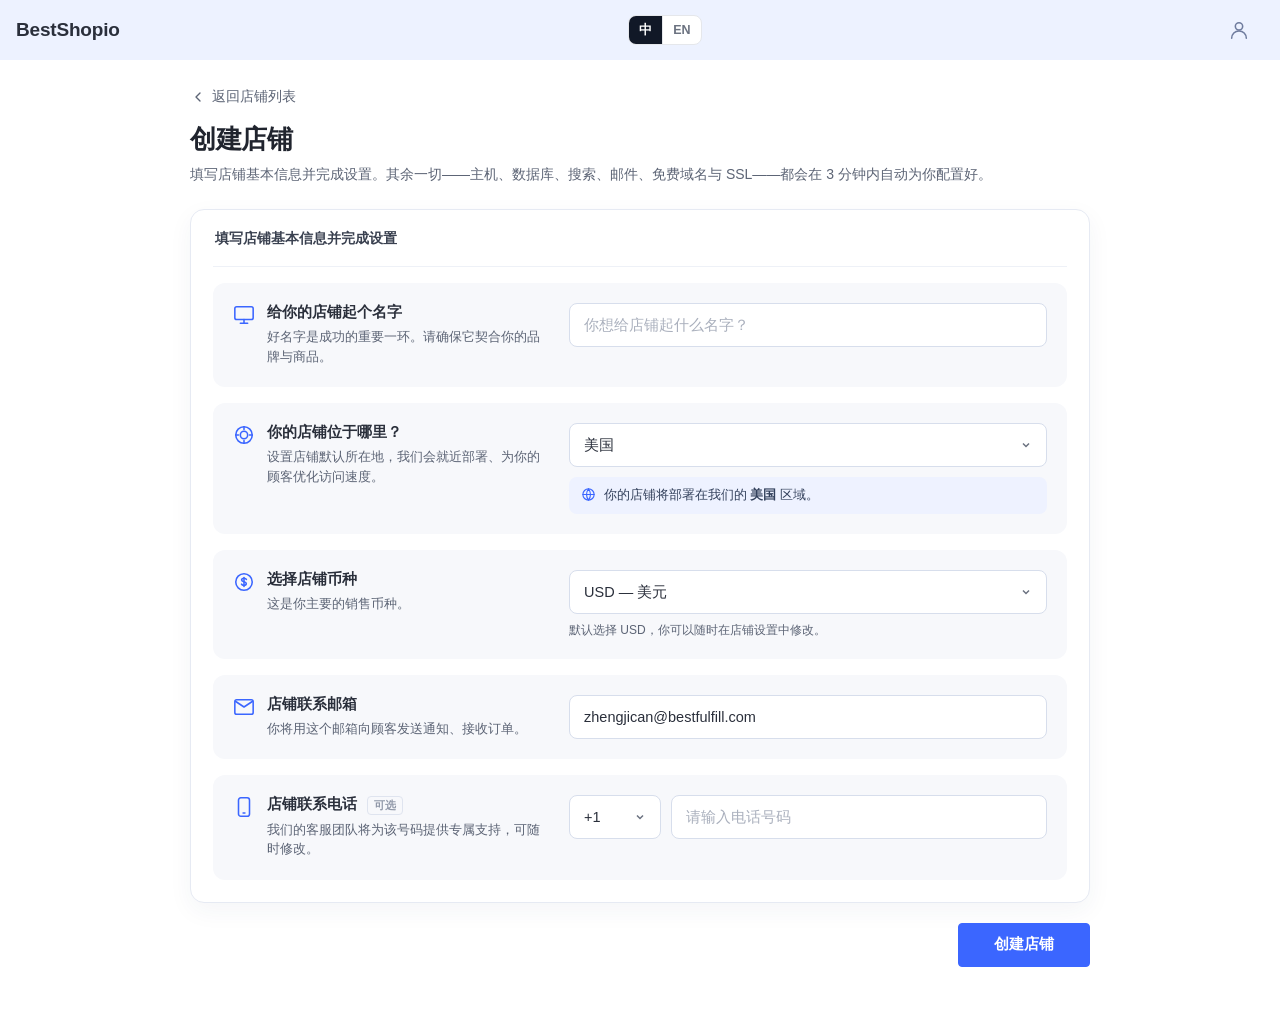
<file: account/create-store.html>
<!DOCTYPE html>
<html lang="en">
<head>
  <meta charset="UTF-8" />
  <meta name="viewport" content="width=device-width, initial-scale=1.0" />
  <title>Create a store · BestShopio</title>
  <link rel="stylesheet" href="https://rsms.me/inter/inter.css" />
  <link rel="stylesheet" href="styles.css?v=20260610f" />
  <style>
    /* Create-store wizard — account-portal layer. Field-block layout mirrors the
       SHOPLINE "Create a store" page: each field is an inset grey block with an
       icon + label/description on the left and the input on the right. */
    .create-page { min-height: calc(100vh - 60px); background: #fff; padding: 28px 16px 64px; }
    .create-wrap { width: 100%; max-width: 900px; margin: 0 auto; }
    .back-link { display: inline-flex; align-items: center; gap: 6px; color: var(--muted); font-size: 13.5px; text-decoration: none; margin-bottom: 16px; }
    .back-link:hover { color: var(--ink); }
    .back-link svg { width: 16px; height: 16px; }
    .create-h1 { margin: 0 0 6px; color: #20242e; font-size: 26px; font-weight: 700; letter-spacing: -.01em; }
    .create-lead { margin: 0 0 24px; color: var(--muted); font-size: 14px; line-height: 1.6; }
    .create-card { background: #fff; border: 1px solid #e6eaf3; border-radius: 14px; padding: 2px 22px 22px; box-shadow: 0 8px 24px rgba(41,56,99,.05); }
    .create-card-hd { padding: 18px 2px; border-bottom: 1px solid #eef1f7; font-size: 14px; font-weight: 600; color: #3a4150; }

    /* grey field block */
    .fblk { display: flex; align-items: flex-start; gap: 18px; padding: 20px; margin-top: 16px; background: #f7f8fb; border-radius: 12px; }
    .fblk-left { flex: 0 0 318px; display: flex; gap: 12px; }
    .fblk-ic { flex: none; color: var(--blue); margin-top: 1px; }
    .fblk-ic svg { width: 22px; height: 22px; }
    .fblk-lab b { display: block; font-size: 14.5px; font-weight: 600; color: #2a2f3b; }
    .fblk-lab p { margin: 6px 0 0; color: var(--muted); font-size: 12.5px; line-height: 1.55; }
    .fblk-fld { flex: 1; min-width: 0; }

    .ipt { width: 100%; height: 44px; padding: 0 14px; border: 1px solid #d7deec; border-radius: 8px; background: #fff; color: var(--ink); font-family: var(--font); font-size: 14.5px; outline: none; transition: border-color .15s, box-shadow .15s; }
    .ipt::placeholder { color: #aab0bd; }
    .ipt:focus { border-color: var(--blue); box-shadow: 0 0 0 2px rgba(59,102,255,.1); }
    .ipt.has-error { border-color: var(--err); }
    select.ipt { appearance: none; cursor: pointer; padding-right: 38px;
      background: #fff url("data:image/svg+xml;utf8,<svg xmlns='http://www.w3.org/2000/svg' width='12' height='12' viewBox='0 0 12 12'><path d='M3 4.5L6 7.5L9 4.5' stroke='%236B7280' stroke-width='1.5' fill='none'/></svg>") no-repeat right 14px center; }
    .ipt-err { margin-top: 6px; color: var(--err); font-size: 13px; }
    .ipt-err:empty { display: none; }
    .region-hint { display: flex; align-items: flex-start; gap: 8px; margin-top: 10px; padding: 9px 12px; border-radius: 8px; background: #eef2ff; color: #33415c; font-size: 12.5px; line-height: 1.5; }
    .region-hint svg { width: 15px; height: 15px; flex: 0 0 auto; margin-top: 1px; color: var(--blue); }
    .field-hint { margin-top: 8px; color: var(--muted); font-size: 12px; }
    .opt-tag { display: inline-block; margin-left: 6px; padding: 1px 6px; border: 1px solid #dfe4ef; border-radius: 4px; color: #9098a8; font-size: 11px; font-weight: 600; vertical-align: middle; }
    .phone-row { display: flex; gap: 10px; }
    .phone-row .cc { flex: 0 0 92px; }
    .code-row { display: flex; gap: 10px; margin-top: 10px; }
    .code-row .ipt { flex: 1; }
    .btn-code { flex: 0 0 auto; height: 44px; padding: 0 16px; white-space: nowrap; }
    /* contact-email verification (only when the email differs from the login email) */
    .email-verify { margin-top: 12px; }
    .ev-note { display: flex; align-items: flex-start; gap: 7px; color: #8a5a00; background: #fff7e6; border: 1px solid #ffe1a6; border-radius: 8px; padding: 8px 11px; font-size: 12.5px; line-height: 1.5; }
    .ev-note svg { width: 15px; height: 15px; flex: 0 0 auto; margin-top: 1px; color: #d98a00; }
    .ev-btn { height: 44px; padding: 0 16px; white-space: nowrap; background: #fff; color: var(--blue); border: 1px solid var(--blue); border-radius: 8px; font-family: var(--font); font-size: 14px; font-weight: 600; cursor: pointer; transition: background .15s; }
    .ev-btn:hover { background: #eef2ff; }
    .ev-send { margin-top: 10px; }
    .ev-code-row { display: flex; gap: 10px; margin-top: 10px; }
    .ev-code-row .ipt { flex: 1; max-width: 220px; }
    .ev-ok { display: inline-flex; align-items: center; gap: 6px; margin-top: 10px; color: #2bb673; font-weight: 600; font-size: 13.5px; }
    .email-verify .ev-link { color: var(--blue); font-weight: 600; text-decoration: none; }
    .email-verify .ev-link:hover { text-decoration: underline; }
    .email-verify .ev-demo { color: #9098a8; }
    .ev-btn:disabled { opacity: .55; cursor: default; border-color: #c9d3ec; color: #8aa0e6; background: #fff; }
    .create-actions { display: flex; justify-content: flex-end; margin-top: 20px; }
    .create-actions .btn-primary { min-width: 132px; height: 44px; font-size: 14.5px; font-weight: 600; }

    @media (max-width: 720px) {
      .fblk { flex-direction: column; gap: 12px; padding: 16px; }
      .fblk-left { flex: none; }
      .create-actions .btn-primary { width: 100%; }
    }
  </style>
</head>
<body>
  <!-- ===== top bar (matches stores.html) ===== -->
  <header class="acct-header">
    <a class="acct-brand" href="stores.html"><span class="wordmark">BestShopio</span></a>
    <div class="acct-user">
      <button class="acct-avatar" id="avatar" aria-label="Account">
        <svg viewBox="0 0 24 24" fill="none" stroke="currentColor" stroke-width="1.7" stroke-linecap="round" stroke-linejoin="round"><circle cx="12" cy="8" r="4"/><path d="M4 21a8 8 0 0 1 16 0"/></svg>
      </button>
      <div class="user-pop" id="user-pop" hidden>
        <div class="user-pop-head">
          <svg viewBox="0 0 24 24" fill="none" stroke="currentColor" stroke-width="1.7" stroke-linecap="round" stroke-linejoin="round"><circle cx="12" cy="8" r="4"/><path d="M4 21a8 8 0 0 1 16 0"/></svg>
          <span>zhengjican@bestfulfill.com</span>
        </div>
        <div class="user-pop-divider"></div>
        <div class="user-pop-actions">
          <a class="user-pop-item" href="signin.html">
            <svg viewBox="0 0 24 24" fill="none" stroke="currentColor" stroke-width="1.7" stroke-linecap="round" stroke-linejoin="round"><path d="M9 21H5a2 2 0 0 1-2-2V5a2 2 0 0 1 2-2h4"/><path d="m16 17 5-5-5-5"/><path d="M21 12H9"/></svg>
            Sign out
          </a>
        </div>
      </div>
    </div>
  </header>

  <main class="create-page">
    <div class="create-wrap">
      <a class="back-link" href="stores.html">
        <svg viewBox="0 0 24 24" fill="none" stroke="currentColor" stroke-width="2" stroke-linecap="round" stroke-linejoin="round"><path d="m15 18-6-6 6-6"/></svg>
        Back to stores
      </a>
      <h1 class="create-h1">Create a store</h1>
      <p class="create-lead">Add your basic store information and complete the setup. Everything else — hosting, database, search, email, a free domain and SSL — is set up for you automatically in under 3&nbsp;minutes.</p>

      <div class="create-card">
        <div class="create-card-hd">Add your basic store information and complete the setup</div>

        <!-- name -->
        <div class="fblk">
          <div class="fblk-left">
            <span class="fblk-ic"><svg viewBox="0 0 24 24" fill="none" stroke="currentColor" stroke-width="1.7" stroke-linecap="round" stroke-linejoin="round"><rect x="2" y="3" width="20" height="14" rx="2"/><path d="M8 21h8M12 17v4"/></svg></span>
            <div class="fblk-lab"><b>Give your store a name</b><p>A great store name is a big part of your success. Make sure it aligns with your brand and products.</p></div>
          </div>
          <div class="fblk-fld">
            <input id="name" class="ipt" placeholder="How'd you like to call your store?" />
            <div class="ipt-err" data-err="name"></div>
          </div>
        </div>

        <!-- location -->
        <div class="fblk">
          <div class="fblk-left">
            <span class="fblk-ic"><svg viewBox="0 0 24 24" fill="none" stroke="currentColor" stroke-width="1.7" stroke-linecap="round" stroke-linejoin="round"><circle cx="12" cy="12" r="9"/><circle cx="12" cy="12" r="4"/><path d="M12 3v3M12 18v3M3 12h3M18 12h3"/></svg></span>
            <div class="fblk-lab"><b>Where's your store located?</b><p>Set your store's default location so we can host it in the nearest region and optimize speed for your customers.</p></div>
          </div>
          <div class="fblk-fld">
            <!-- location is a full country list on production (ISO 3166); this is a sample subset.
                 data-region = derived hosting region by the "nearest enabled region" rule
                 (UK→London; other EU/ME/Africa→Frankfurt; Americas + APAC→US). See PRD §4.4. -->
            <select id="location" class="ipt">
              <option value="US" data-region="us">United States</option>
              <option value="CA" data-region="us">Canada</option>
              <option value="MX" data-region="us">Mexico</option>
              <option value="BR" data-region="us">Brazil</option>
              <option value="GB" data-region="lon">United Kingdom</option>
              <option value="DE" data-region="fra">Germany</option>
              <option value="ES" data-region="fra">Spain</option>
              <option value="FR" data-region="fra">France</option>
              <option value="IT" data-region="fra">Italy</option>
              <option value="NL" data-region="fra">Netherlands</option>
              <option value="SG" data-region="us">Singapore</option>
              <option value="HK" data-region="us">Hong Kong, China</option>
              <option value="AU" data-region="us">Australia</option>
              <option value="JP" data-region="us">Japan</option>
            </select>
            <div class="region-hint" id="region-hint">
              <svg viewBox="0 0 24 24" fill="none" stroke="currentColor" stroke-width="1.8" stroke-linecap="round" stroke-linejoin="round"><circle cx="12" cy="12" r="9"/><path d="M3 12h18"/><path d="M12 3a14.5 14.5 0 0 0 0 18 14.5 14.5 0 0 0 0-18"/></svg>
              <span id="region-text">Your store will be hosted in our <b>United States</b> region.</span>
            </div>
          </div>
        </div>

        <!-- currency -->
        <div class="fblk">
          <div class="fblk-left">
            <span class="fblk-ic"><svg viewBox="0 0 24 24" fill="none" stroke="currentColor" stroke-width="1.7" stroke-linecap="round" stroke-linejoin="round"><circle cx="12" cy="12" r="9"/><path d="M12 7v10"/><path d="M14.6 9.2c-.4-.8-1.3-1.3-2.6-1.3-1.6 0-2.6.8-2.6 1.9 0 1 .8 1.5 2.5 1.9 1.7.4 2.6.9 2.6 2 0 1.2-1.1 2-2.6 2-1.3 0-2.2-.5-2.6-1.4"/></svg></span>
            <div class="fblk-lab"><b>Choose store currency</b><p>This is the main currency you wish to sell in.</p></div>
          </div>
          <div class="fblk-fld">
            <select id="currency" class="ipt">
              <option value="USD">USD — US Dollar</option>
              <option value="EUR">EUR — Euro</option>
              <option value="GBP">GBP — British Pound</option>
              <option value="CAD">CAD — Canadian Dollar</option>
              <option value="AUD">AUD — Australian Dollar</option>
            </select>
            <div class="field-hint">USD is selected by default. You can change it at any time in your store settings.</div>
          </div>
        </div>

        <!-- email -->
        <div class="fblk">
          <div class="fblk-left">
            <span class="fblk-ic"><svg viewBox="0 0 24 24" fill="none" stroke="currentColor" stroke-width="1.7" stroke-linecap="round" stroke-linejoin="round"><rect x="2" y="4" width="20" height="16" rx="2"/><path d="m3 6 9 6 9-6"/></svg></span>
            <div class="fblk-lab"><b>Store contact email</b><p>This is the email you'll use to send notifications to and receive orders from customers.</p></div>
          </div>
          <div class="fblk-fld">
            <input id="email" class="ipt" placeholder="you@example.com" />
            <div class="ipt-err" data-err="email"></div>
            <!-- C2: prefilled with the signed-in account email (already verified) → submit straight
                 through. Only a CHANGE to a different address requires a 6-digit code before Create. -->
            <div class="email-verify" id="email-verify" hidden>
              <div class="ev-note">
                <svg viewBox="0 0 24 24" fill="none" stroke="currentColor" stroke-width="1.9" stroke-linecap="round" stroke-linejoin="round"><circle cx="12" cy="12" r="9"/><path d="M12 16v-4M12 8h.01"/></svg>
                <span>This is different from your account email. We'll email a 6-digit code to confirm you own it. <a class="ev-link" id="ev-preview" href="email-verify.html" target="_blank" rel="noopener">Preview the email</a> <span class="ev-demo">(demo code: 288866)</span></span>
              </div>
              <button type="button" class="ev-btn ev-send" id="ev-send">Send code</button>
              <div class="ev-code-row" id="ev-code-row" hidden>
                <input id="ev-code" class="ipt" placeholder="Enter the 6-digit code" maxlength="6" inputmode="numeric" />
                <button type="button" class="ev-btn" id="ev-verify">Verify</button>
              </div>
              <div class="ipt-err" data-err="evcode"></div>
              <div class="ev-ok" id="ev-ok" hidden>
                <svg viewBox="0 0 24 24" width="16" height="16" fill="none" stroke="currentColor" stroke-width="2.4" stroke-linecap="round" stroke-linejoin="round"><path d="M20 6 9 17l-5-5"/></svg>
                Email verified
              </div>
            </div>
          </div>
        </div>

        <!-- phone -->
        <div class="fblk">
          <div class="fblk-left">
            <span class="fblk-ic"><svg viewBox="0 0 24 24" fill="none" stroke="currentColor" stroke-width="1.7" stroke-linecap="round" stroke-linejoin="round"><rect x="6" y="2" width="12" height="20" rx="2.5"/><path d="M11 18.5h2"/></svg></span>
            <div class="fblk-lab"><b>Store contact phone number <span class="opt-tag">Optional</span></b><p>Our customer service team will provide exclusive support to this number. Change it anytime.</p></div>
          </div>
          <div class="fblk-fld">
            <div class="phone-row">
              <select id="cc" class="ipt cc">
                <option>+1</option><option>+44</option><option>+49</option><option>+34</option><option>+86</option><option>+65</option>
              </select>
              <input id="phone" class="ipt" placeholder="Please enter phone number" />
            </div>
            <div class="ipt-err" data-err="phone"></div>
          </div>
        </div>
      </div>

      <div class="create-actions">
        <button id="create-btn" class="btn btn-primary">Create store</button>
      </div>
    </div>
  </main>

  <div class="toast-host" id="toast-host"></div>

  <script src="auth.js?v=20260610b"></script>
  <script>
    // avatar dropdown
    var pop = document.getElementById('user-pop');
    document.getElementById('avatar').onclick = function (e) { e.stopPropagation(); pop.hidden = !pop.hidden; };
    document.addEventListener('click', function (e) { if (!e.target.closest('.acct-user')) pop.hidden = true; });

    // location -> hosting region hint (per V1.139 region map: UK -> London, EU -> Frankfurt, rest -> US)
    var REGION = { us: 'United States', fra: 'Frankfurt (EU)', lon: 'London (UK)' };
    var locSel = document.getElementById('location');
    function syncRegion() {
      var r = locSel.options[locSel.selectedIndex].getAttribute('data-region');
      document.getElementById('region-text').innerHTML = 'Your store will be hosted in our <b>' + REGION[r] + '</b> region.';
    }
    locSel.onchange = syncRegion; syncRegion();

    // ----- Contact email (C2): prefill the signed-in account email (pre-verified).
    // Changing it to a DIFFERENT address requires a 6-digit code before Create. -----
    var LOGIN_EMAIL = 'zhengjican@bestfulfill.com';
    var emailInput = document.getElementById('email');
    var evBox = document.getElementById('email-verify');
    var evCodeRow = document.getElementById('ev-code-row');
    var evSend = document.getElementById('ev-send');
    var evVerify = document.getElementById('ev-verify');
    var evOk = document.getElementById('ev-ok');
    var evCode = document.getElementById('ev-code');
    var emailVerified = true;          // login email starts verified
    var cdTimer = null;                // resend countdown handle
    emailInput.value = LOGIN_EMAIL;
    function isLoginEmail() { return emailInput.value.trim().toLowerCase() === LOGIN_EMAIL.toLowerCase(); }
    function codeErr(msg) { evCode.classList.toggle('has-error', !!msg); var e = document.querySelector('[data-err="evcode"]'); if (e) e.textContent = msg || ''; }
    function resetVerifyUI() {
      clearInterval(cdTimer);
      evCodeRow.hidden = true; evOk.hidden = true;
      evSend.hidden = false; evSend.disabled = false; evSend.textContent = 'Send code';
      evCode.value = ''; codeErr('');
    }
    function syncEmailVerify() {
      Auth.clearErrs(['email']);
      if (isLoginEmail()) { emailVerified = true; evBox.hidden = true; resetVerifyUI(); return; }
      emailVerified = false;                                   // a different address is unverified
      if (Auth.validEmail(emailInput.value.trim())) { evBox.hidden = false; resetVerifyUI(); }
      else { evBox.hidden = true; }
    }
    emailInput.addEventListener('input', syncEmailVerify);
    // Send -> "Resend (59)" countdown; code valid 5 min (mirrors V1.129 register/reset)
    evSend.onclick = function () {
      evCodeRow.hidden = false; evCode.focus();
      try { Auth.toast('Verification code sent'); } catch (e) {}
      var n = 59; evSend.disabled = true; evSend.textContent = 'Resend (' + n + ')';
      clearInterval(cdTimer);
      cdTimer = setInterval(function () {
        n -= 1;
        if (n <= 0) { clearInterval(cdTimer); evSend.disabled = false; evSend.textContent = 'Resend'; }
        else { evSend.textContent = 'Resend (' + n + ')'; }
      }, 1000);
    };
    evVerify.onclick = function () {
      var code = (evCode.value || '').trim();
      if (!code) { codeErr('Please enter verification code'); return; }
      if (code !== '288866') { codeErr('Incorrect verification code'); return; }   // demo code, see email-verify.html
      emailVerified = true; clearInterval(cdTimer);
      evCodeRow.hidden = true; evSend.hidden = true; evOk.hidden = false; codeErr('');
    };

    // submit -> validate -> go to provisioning (store name carried in the query)
    document.getElementById('create-btn').onclick = function () {
      var name = document.getElementById('name').value.trim();
      var email = emailInput.value.trim();
      var ok = true;
      Auth.clearErrs(['name', 'email', 'phone']);
      if (name.length < 2 || name.length > 50) { Auth.setErr('name', 'Please enter a store name (2–50 characters)'); ok = false; }
      if (!Auth.validEmail(email)) { Auth.setErr('email', 'Please enter a valid email'); ok = false; }
      else if (!emailVerified) { Auth.setErr('email', 'Please verify this email before continuing'); ok = false; }
      if (!ok) return;
      location.href = 'provisioning.html?store=' + encodeURIComponent(name);
    };
  </script>
  <script src="../assets/i18n.js?v=20260624a"></script>
  <script src="../assets/i18n/account.js?v=20260624a"></script>
</body>
</html>
</file>
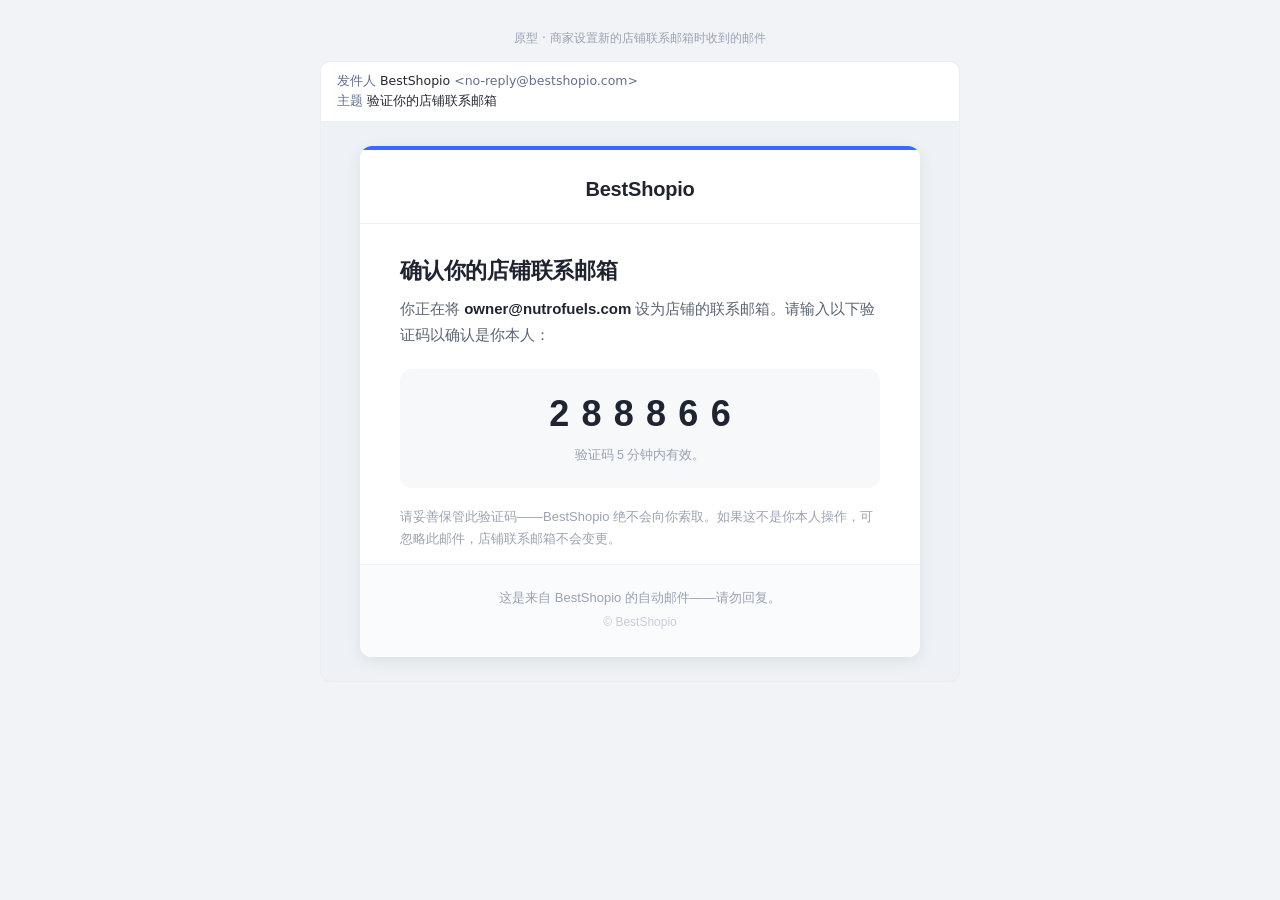
<file: account/email-verify.html>
<!DOCTYPE html>
<html lang="en">
<head>
  <meta charset="UTF-8" />
  <meta name="viewport" content="width=device-width, initial-scale=1.0" />
  <title>Verify your store contact email · BestShopio</title>
  <link rel="stylesheet" href="https://rsms.me/inter/inter.css" />
  <style>
    /* Verification email prototype. Reuses the store-admin Notifications email-card
       system (V1.141, prototypes/settings → Notifications): .nf-inbox chrome + .nf-stage
       + .email-card (brand bar → centered header → nf-h / nf-lead body → #fafbfc footer).
       Same tokens + system font so this matches the rest of the prototype 1:1.
       BestShopio-branded because it's a platform/account email (sent during store creation). */
    :root { --ink:#242833; --ink-muted:#62708d; --hair:#eaedf1; --blue:#3b66ff; }
    * { box-sizing:border-box; }
    body { margin:0; font-family:'Inter',system-ui,-apple-system,sans-serif; background:#f1f3f7; color:var(--ink); -webkit-font-smoothing:antialiased; padding:30px 16px 60px; }
    .mailwrap { max-width:640px; margin:0 auto; }
    .ctx { text-align:center; color:#9aa3b2; font-size:12px; margin-bottom:14px; }

    /* inbox chrome — mirrors .nf-inbox */
    .nf-inbox { border:1px solid var(--hair); border-bottom:none; border-radius:10px 10px 0 0; background:#fff; padding:11px 16px; font-size:12.5px; }
    .nf-inbox .row + .row { margin-top:3px; }
    .nf-inbox .l { color:var(--ink-muted); }
    .nf-inbox .v { color:var(--ink); font-weight:500; }

    /* preview stage — mirrors .nf-stage */
    .nf-stage { border:1px solid var(--hair); border-radius:0 0 10px 10px; background:#eef1f5; padding:24px 20px; }

    /* email card — mirrors .email-card + nfCardHtml */
    .email-card { width:100%; max-width:560px; margin:0 auto; background:#fff; border-radius:12px; box-shadow:0 4px 16px rgb(16 24 40 / 8%); overflow:hidden; font-family:-apple-system,"Segoe UI",Roboto,"Helvetica Neue",Arial,sans-serif; }
    .ec-bar { height:4px; background:var(--blue); }
    .ec-head { padding:28px 40px 22px; text-align:center; border-bottom:1px solid #eef0f4; }
    .ec-head .brand { font-size:20px; font-weight:700; letter-spacing:-.01em; color:#1f2430; }
    .ec-body { padding:32px 40px 10px; }
    .ec-body .nf-h { margin:0 0 10px; font-size:22px; font-weight:700; color:#1f2430; letter-spacing:-.01em; }
    .ec-body .nf-lead { margin:0 0 22px; font-size:15px; color:#5a6473; line-height:1.7; }
    .ec-body .nf-lead b { color:#1f2430; font-weight:600; }
    .ec-body .nf-fine { margin:18px 0 4px; font-size:13px; color:#9aa3b2; line-height:1.7; }
    /* code block — mirrors the nfBlock panel (#f7f8fa, radius 12) */
    .code-panel { background:#f7f8fa; border-radius:12px; padding:24px 22px; margin:0 0 6px; text-align:center; }
    .code-panel .digits { font-size:36px; font-weight:800; letter-spacing:.34em; color:#1f2430; padding-left:.34em; }
    .code-panel .exp { margin-top:12px; font-size:12.5px; color:#9aa3b2; }

    .ec-foot { padding:22px 40px 28px; background:#fafbfc; border-top:1px solid #eef0f4; text-align:center; }
    .ec-foot .line { font-size:13px; color:#9aa3b2; line-height:1.7; }
    .ec-foot .copy { font-size:12px; color:#c7cdd8; margin-top:6px; }

    @media (max-width:520px) { .ec-head,.ec-body,.ec-foot { padding-left:24px; padding-right:24px; } }
  </style>
</head>
<body data-i18n-no-toggle>
  <div class="mailwrap">
    <div class="ctx">Prototype · the email a merchant receives when they set a new store contact email</div>

    <!-- inbox chrome: From + Subject (same as the Notifications editor preview) -->
    <div class="nf-inbox">
      <div class="row"><span class="l">From </span><span class="v">BestShopio</span> <span class="l">&lt;no-reply@bestshopio.com&gt;</span></div>
      <div class="row"><span class="l">Subject </span><span class="v">Verify your store contact email</span></div>
    </div>

    <!-- email card -->
    <div class="nf-stage">
      <div class="email-card">
        <div class="ec-bar"></div>
        <div class="ec-head"><span class="brand">BestShopio</span></div>
        <div class="ec-body">
          <h2 class="nf-h">Confirm your store contact email</h2>
          <p class="nf-lead">You're setting <b>owner@nutrofuels.com</b> as the contact email for your store. Enter this code to confirm it's you:</p>
          <div class="code-panel">
            <div class="digits">288866</div>
            <div class="exp">This code expires in 5 minutes.</div>
          </div>
          <p class="nf-fine">Keep this code private — BestShopio will never ask you for it. If you didn't request this, you can safely ignore this email and your store's contact email won't change.</p>
        </div>
        <div class="ec-foot">
          <div class="line">This is an automated message from BestShopio — please don't reply.</div>
          <div class="copy">© BestShopio</div>
        </div>
      </div>
    </div>
  </div>
  <script src="../assets/i18n.js?v=20260624a"></script>
  <script src="../assets/i18n/account.js?v=20260624a"></script>
</body>
</html>
</file>
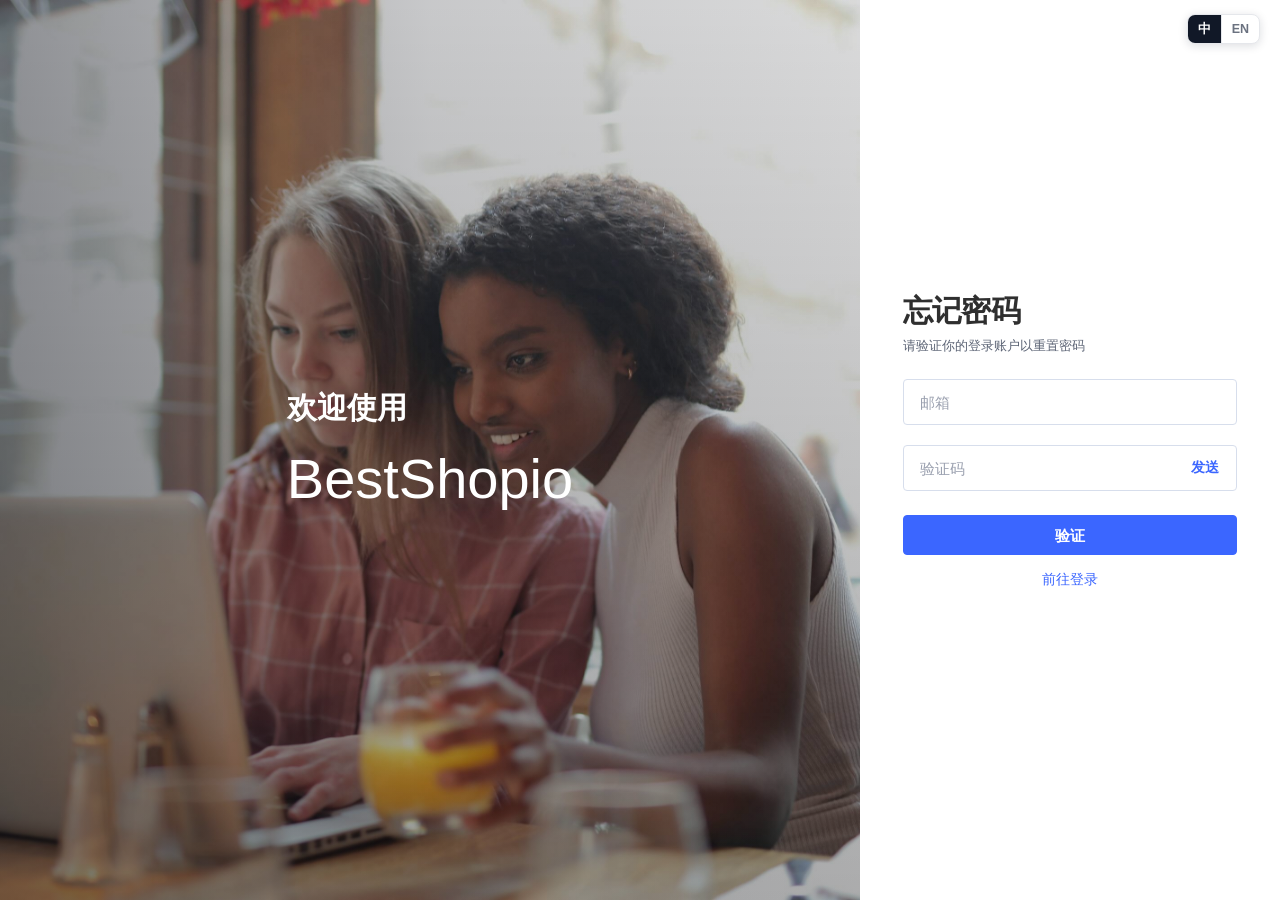
<file: account/forgot-password.html>
<!DOCTYPE html>
<html lang="en">
<head>
  <meta charset="UTF-8" />
  <meta name="viewport" content="width=device-width, initial-scale=1.0" />
  <title>Forgot password · BestShopio</title>
  <link rel="stylesheet" href="https://rsms.me/inter/inter.css" />
  <link rel="stylesheet" href="styles.css?v=20260609a" />
</head>
<body>
  <div class="signin-page">
    <section class="hero">
      <div class="hero-overlay"></div>
      <div class="hero-content">
        <p class="hero-kicker">Welcome to</p>
        <h1 class="hero-title">BestShopio</h1>
      </div>
    </section>

    <section class="form-panel">
      <div class="form-card">

        <!-- Step 1: verify email + code -->
        <div data-step="1">
          <h2 class="form-title" style="margin-bottom:8px">Forgot password</h2>
          <p style="color:var(--muted);font-size:13px;margin:0 0 24px">Please verify your login account to reset your password</p>
          <form id="verify-form" autocomplete="off" novalidate>
            <div class="fld">
              <div class="fld-wrap"><input id="email" class="fld-input" type="text" placeholder="Email" /></div>
              <div class="fld-error" data-err="email"></div>
            </div>
            <div class="fld">
              <div class="fld-wrap">
                <input id="code" class="fld-input has-suffix" type="text" placeholder="Verification code" />
                <button type="button" class="fld-suffix txt" id="send-code">Send</button>
              </div>
              <div class="fld-error" data-err="code"></div>
            </div>
            <button type="submit" class="btn btn-primary signin-submit">Verification</button>
          </form>
          <div class="meta-links" style="justify-content:center;margin-top:16px">
            <a href="signin.html">Go to sign in</a>
          </div>
        </div>

        <!-- Step 2: new password -->
        <div data-step="2" hidden>
          <h2 class="form-title">Reset password</h2>
          <form id="reset-form" autocomplete="off" novalidate>
            <div class="fld">
              <div class="fld-wrap">
                <input id="newpw" class="fld-input has-suffix" type="password" placeholder="New password" />
                <button type="button" class="fld-suffix" data-eye="newpw" aria-label="Show password"></button>
              </div>
              <div class="fld-error" data-err="newpw"></div>
            </div>
            <div class="fld">
              <div class="fld-wrap">
                <input id="confirmpw" class="fld-input has-suffix" type="password" placeholder="Confirm new password" />
                <button type="button" class="fld-suffix" data-eye="confirmpw" aria-label="Show password"></button>
              </div>
              <div class="fld-error" data-err="confirmpw"></div>
            </div>
            <button type="submit" class="btn btn-primary signin-submit">OK</button>
          </form>
        </div>

        <!-- Step 3: success -->
        <div data-step="3" hidden style="text-align:center;padding-top:8px">
          <div class="modal-success-ico" id="ok-ico"></div>
          <div style="font-size:16px;font-weight:600;color:#1f2430">Success!</div>
          <div style="color:var(--muted);font-size:14px;margin:6px 0 22px">Your password has been reset.</div>
          <a href="signin.html" class="btn btn-primary signin-submit" style="display:flex;text-decoration:none">Sign in now</a>
        </div>

      </div>
    </section>
  </div>

  <div class="toast-host" id="toast-host"></div>
  <script src="auth.js?v=20260610a"></script>
  <script>
    Auth.wireEyes(document);
    document.getElementById('ok-ico').innerHTML = Auth.CHECK;
    function showStep(n) { document.querySelectorAll('[data-step]').forEach(function (el) { el.hidden = el.getAttribute('data-step') !== String(n); }); }

    document.getElementById('send-code').onclick = function () {
      var email = document.getElementById('email').value.trim();
      Auth.setErr('email', '');
      if (!email) { Auth.setErr('email', 'Please enter email'); return; }
      if (!Auth.validEmail(email)) { Auth.setErr('email', 'The email you entered is invalid'); return; }
      Auth.startCountdown(this);
      Auth.toast('Verification code sent');
    };

    // step 1 -> step 2
    document.getElementById('verify-form').onsubmit = function (e) {
      e.preventDefault();
      var email = document.getElementById('email').value.trim();
      var code = document.getElementById('code').value.trim();
      var ok = true;
      Auth.clearErrs(['email', 'code']);
      if (!email) { Auth.setErr('email', 'Please enter email'); ok = false; }
      else if (!Auth.validEmail(email)) { Auth.setErr('email', 'The email you entered is invalid'); ok = false; }
      else if (/^ghost@/i.test(email)) { Auth.setErr('email', 'The email you entered is not registered'); ok = false; }
      if (!code) { Auth.setErr('code', 'Please enter verification code'); ok = false; }
      else if (!/^\d{6}$/.test(code)) { Auth.setErr('code', 'Incorrect verification code'); ok = false; }
      if (!ok) return;
      showStep(2);
    };

    // step 2 -> step 3
    document.getElementById('reset-form').onsubmit = function (e) {
      e.preventDefault();
      var pw = document.getElementById('newpw').value;
      var cf = document.getElementById('confirmpw').value;
      var ok = true;
      Auth.clearErrs(['newpw', 'confirmpw']);
      if (!pw) { Auth.setErr('newpw', 'Please enter password'); ok = false; }
      else if (pw.length < 8) { Auth.setErr('newpw', '8 characters minimum'); ok = false; }
      if (cf !== pw) { Auth.setErr('confirmpw', 'Passwords do not match.'); ok = false; }
      if (!ok) return;
      showStep(3);
    };
  </script>
  <script src="../assets/i18n.js?v=20260624a"></script>
  <script src="../assets/i18n/account.js?v=20260624a"></script>
</body>
</html>
</file>
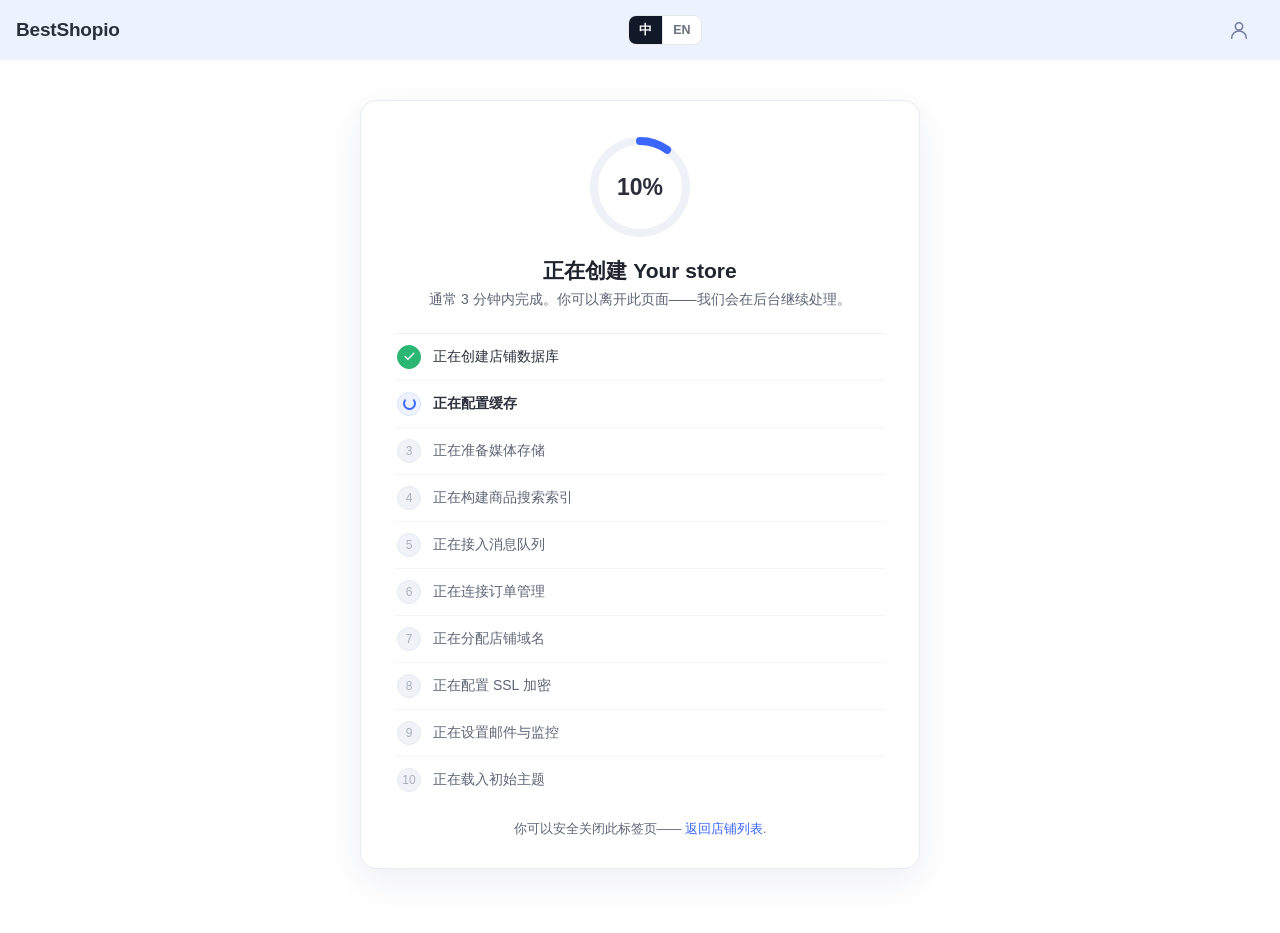
<file: account/provisioning.html>
<!DOCTYPE html>
<html lang="en">
<head>
  <meta charset="UTF-8" />
  <meta name="viewport" content="width=device-width, initial-scale=1.0" />
  <title>Setting up your store · BestShopio</title>
  <link rel="stylesheet" href="https://rsms.me/inter/inter.css" />
  <link rel="stylesheet" href="styles.css?v=20260610f" />
  <style>
    /* Provisioning progress — the "magic moment". Front-end polls the ops provision_task
       and lights up each sub-step. Visualizes what Shopify/SHOPLINE keep as a black box. */
    .prov-page { min-height: calc(100vh - 60px); background: #fff; padding: 40px 16px 64px; }
    .prov-card { width: 100%; max-width: 560px; margin: 0 auto; background: #fff; border: 1px solid #e6eaf3; border-radius: 16px; padding: 34px 34px 30px; text-align: center; box-shadow: 0 12px 36px rgba(41,56,99,.08); }
    .prov-ring { width: 104px; height: 104px; margin: 0 auto 18px; position: relative; }
    .prov-ring svg { transform: rotate(-90deg); }
    .prov-ring .pct { position: absolute; inset: 0; display: flex; align-items: center; justify-content: center; font-size: 23px; font-weight: 800; color: var(--ink); }
    .prov-title { margin: 0 0 4px; font-size: 21px; font-weight: 700; color: #20242e; }
    .prov-desc { margin: 0 0 22px; color: var(--muted); font-size: 14px; line-height: 1.55; }
    .steps { text-align: left; border-top: 1px solid #eef1f7; }
    .step { display: flex; align-items: center; gap: 12px; padding: 11px 2px; border-bottom: 1px solid #f4f6fa; font-size: 14px; color: var(--muted); }
    .step:last-child { border-bottom: none; }
    .step .si { width: 24px; height: 24px; border-radius: 50%; flex: 0 0 auto; display: flex; align-items: center; justify-content: center; font-size: 12px; background: #f0f2f7; color: #aab0bd; border: 1px solid #e6eaf3; }
    .step .si svg { width: 13px; height: 13px; }
    .step.run { color: var(--ink); font-weight: 600; }
    .step.run .si { background: #eef2ff; color: var(--blue); border-color: #dbe3ff; }
    .step.done { color: var(--ink); }
    .step.done .si { background: #2bb673; color: #fff; border-color: #2bb673; }
    .spin { width: 13px; height: 13px; border: 2px solid var(--blue); border-top-color: transparent; border-radius: 50%; animation: sp .7s linear infinite; }
    @keyframes sp { to { transform: rotate(360deg); } }
    .prov-done { margin-top: 22px; display: none; }
    .prov-done.show { display: block; }
    .prov-link { display: inline-flex; align-items: center; gap: 7px; margin-bottom: 16px; color: var(--blue); font-weight: 600; font-size: 14px; text-decoration: none; }
    .prov-link:hover { text-decoration: underline; }
    .prov-done .btn-primary { width: 100%; height: 44px; font-size: 15px; font-weight: 600; }
    .prov-leave { margin-top: 18px; color: var(--muted); font-size: 12.5px; }
    .prov-leave a { color: var(--blue); text-decoration: none; }
  </style>
</head>
<body>
  <header class="acct-header">
    <a class="acct-brand" href="stores.html"><span class="wordmark">BestShopio</span></a>
    <div class="acct-user">
      <button class="acct-avatar" id="avatar" aria-label="Account">
        <svg viewBox="0 0 24 24" fill="none" stroke="currentColor" stroke-width="1.7" stroke-linecap="round" stroke-linejoin="round"><circle cx="12" cy="8" r="4"/><path d="M4 21a8 8 0 0 1 16 0"/></svg>
      </button>
      <div class="user-pop" id="user-pop" hidden>
        <div class="user-pop-head">
          <svg viewBox="0 0 24 24" fill="none" stroke="currentColor" stroke-width="1.7" stroke-linecap="round" stroke-linejoin="round"><circle cx="12" cy="8" r="4"/><path d="M4 21a8 8 0 0 1 16 0"/></svg>
          <span>zhengjican@bestfulfill.com</span>
        </div>
        <div class="user-pop-divider"></div>
        <div class="user-pop-actions">
          <a class="user-pop-item" href="signin.html">
            <svg viewBox="0 0 24 24" fill="none" stroke="currentColor" stroke-width="1.7" stroke-linecap="round" stroke-linejoin="round"><path d="M9 21H5a2 2 0 0 1-2-2V5a2 2 0 0 1 2-2h4"/><path d="m16 17 5-5-5-5"/><path d="M21 12H9"/></svg>
            Sign out
          </a>
        </div>
      </div>
    </div>
  </header>

  <main class="prov-page">
    <div class="prov-card">
      <div class="prov-ring">
        <svg width="104" height="104">
          <circle cx="52" cy="52" r="46" stroke="#eef1f7" stroke-width="8" fill="none"/>
          <circle id="ring" cx="52" cy="52" r="46" stroke="#3b66ff" stroke-width="8" fill="none" stroke-linecap="round" stroke-dasharray="289" stroke-dashoffset="289"/>
        </svg>
        <div class="pct" id="pct">0%</div>
      </div>
      <h1 class="prov-title" id="title">Setting up your store</h1>
      <p class="prov-desc" id="desc">This usually takes under 3 minutes. You can leave this page — we'll keep working in the background.</p>

      <div class="steps" id="steps"></div>

      <div class="prov-done" id="done">
        <a class="prov-link" id="store-link" href="#" target="_blank" rel="noopener">
          <svg viewBox="0 0 24 24" width="16" height="16" fill="none" stroke="currentColor" stroke-width="1.8" stroke-linecap="round" stroke-linejoin="round"><circle cx="12" cy="12" r="9"/><path d="M3 12h18"/><path d="M12 3a14.5 14.5 0 0 0 0 18 14.5 14.5 0 0 0 0-18"/></svg>
          <span id="store-domain">yourstore.bestshopio.com</span>
        </a>
        <a class="btn btn-primary" id="go-dash" href="#">Go to dashboard</a>
      </div>

      <div class="prov-leave" id="leave">You can safely close this tab — <a href="stores.html">back to stores</a>.</div>
    </div>
  </main>

  <div class="toast-host" id="toast-host"></div>

  <script src="auth.js?v=20260610b"></script>
  <script>
    // avatar dropdown
    var pop = document.getElementById('user-pop');
    document.getElementById('avatar').onclick = function (e) { e.stopPropagation(); pop.hidden = !pop.hidden; };
    document.addEventListener('click', function (e) { if (!e.target.closest('.acct-user')) pop.hidden = true; });

    var CHECK = '<svg viewBox="0 0 24 24" fill="none" stroke="currentColor" stroke-width="2.4" stroke-linecap="round" stroke-linejoin="round"><path d="M20 6 9 17l-5-5"/></svg>';
    // step_key mirrors the ops provision_task sub-steps (PRD §5). Copy is merchant-facing.
    var STEPS = [
      { k: 'init_db',       t: 'Setting up your store database' },
      { k: 'init_redis',    t: 'Configuring cache' },
      { k: 'init_oss',      t: 'Preparing media storage' },
      { k: 'init_es',       t: 'Building product search index' },
      { k: 'init_mq',       t: 'Wiring up the message queue' },
      { k: 'create_oms',    t: 'Connecting order management' },
      { k: 'assign_domain', t: 'Assigning your store domain' },
      { k: 'issue_ssl',     t: 'Securing with SSL' },
      { k: 'init_email',    t: 'Setting up email & monitoring' },
      { k: 'seed_theme',    t: 'Loading your starter theme' }
    ];

    var qs = new URLSearchParams(location.search);
    var storeName = qs.get('store') || 'Your store';
    var slug = storeName.toLowerCase().replace(/[^a-z0-9]+/g, '').slice(0, 24) || 'yourstore';
    var domain = slug + '.stores.bestshopio.com';
    document.getElementById('title').textContent = 'Setting up ' + storeName;
    document.getElementById('store-domain').textContent = domain;
    document.getElementById('store-link').href = 'https://' + domain;
    // Go to dashboard -> enter the store admin; new=1 makes Home show the Setup guide.
    document.getElementById('go-dash').href = '../index.html?store=' + encodeURIComponent(storeName) + '&new=1#/home';

    var stepsEl = document.getElementById('steps');
    stepsEl.innerHTML = STEPS.map(function (s, i) {
      return '<div class="step" data-i="' + i + '"><span class="si">' + (i + 1) + '</span><span>' + s.t + '</span></div>';
    }).join('');
    var rows = stepsEl.querySelectorAll('.step');

    function setRing(p) {
      var c = 289, off = c - (c * p / 100);
      document.getElementById('ring').style.strokeDashoffset = off;
      document.getElementById('pct').textContent = Math.round(p) + '%';
    }

    // front-end polls task status every ~1.5s; here we simulate steps lighting up
    var i = 0;
    function tick() {
      if (i > 0) { var prev = rows[i - 1]; prev.className = 'step done'; prev.querySelector('.si').innerHTML = CHECK; }
      if (i >= rows.length) {
        setRing(100);
        document.getElementById('title').textContent = 'Your store is ready';
        document.getElementById('desc').textContent = 'Everything is set up. Add products, connect payments and go live.';
        document.getElementById('done').classList.add('show');
        document.getElementById('leave').style.display = 'none';
        return;
      }
      var cur = rows[i]; cur.className = 'step run';
      cur.querySelector('.si').innerHTML = '<span class="spin"></span>';
      setRing((i / rows.length) * 100);
      i++;
      setTimeout(tick, 850);
    }
    setTimeout(tick, 350);
  </script>
  <script src="../assets/i18n.js?v=20260624a"></script>
  <script src="../assets/i18n/account.js?v=20260624a"></script>
</body>
</html>
</file>
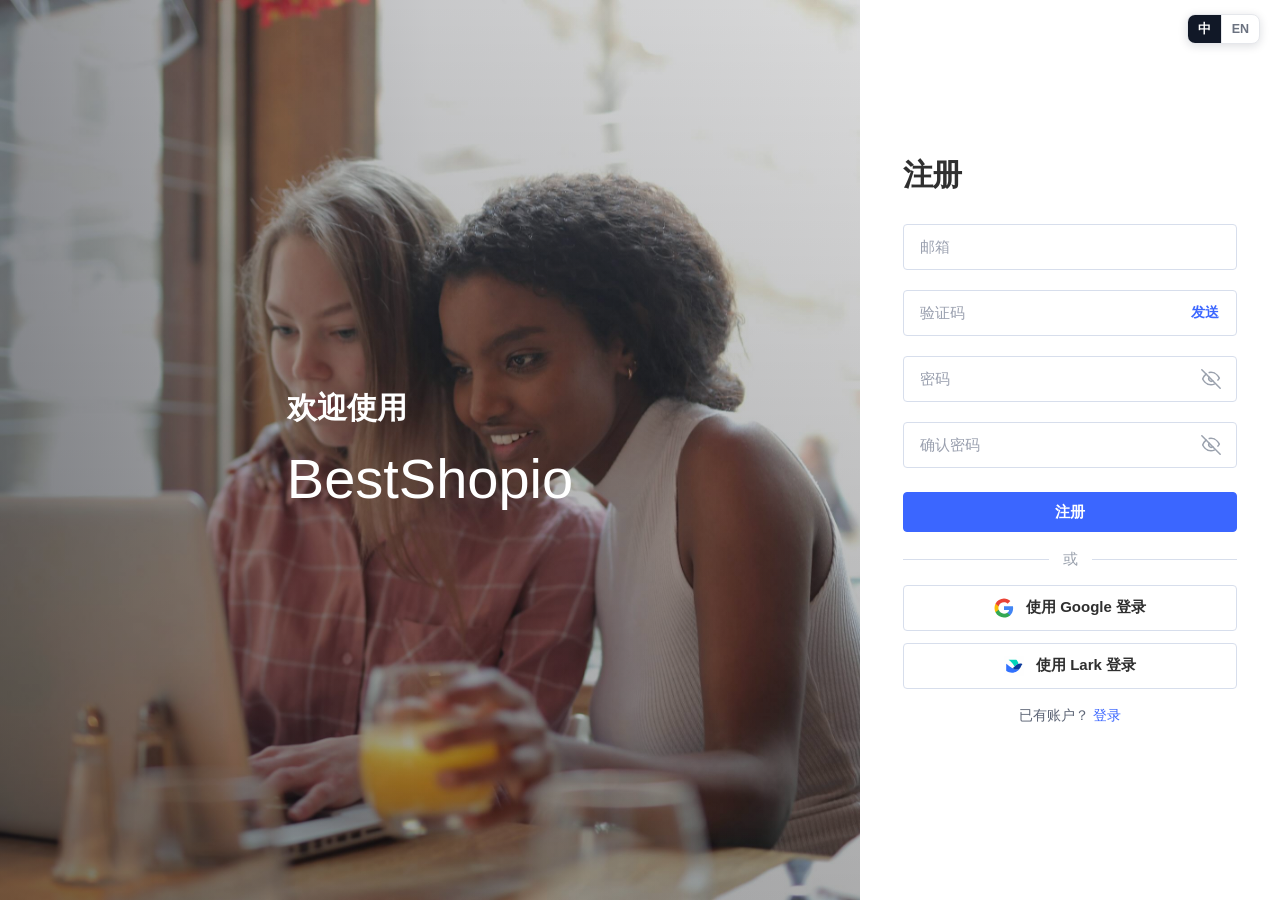
<file: account/register.html>
<!DOCTYPE html>
<html lang="en">
<head>
  <meta charset="UTF-8" />
  <meta name="viewport" content="width=device-width, initial-scale=1.0" />
  <title>Register · BestShopio</title>
  <link rel="stylesheet" href="https://rsms.me/inter/inter.css" />
  <link rel="stylesheet" href="styles.css?v=20260609a" />
</head>
<body>
  <div class="signin-page">
    <section class="hero">
      <div class="hero-overlay"></div>
      <div class="hero-content">
        <p class="hero-kicker">Welcome to</p>
        <h1 class="hero-title">BestShopio</h1>
      </div>
    </section>

    <section class="form-panel">
      <div class="form-card">
        <h2 class="form-title">Register</h2>

        <form id="register-form" autocomplete="off" novalidate>
          <div class="fld">
            <div class="fld-wrap"><input id="email" class="fld-input" type="text" placeholder="Email" /></div>
            <div class="fld-error" data-err="email"></div>
          </div>

          <div class="fld">
            <div class="fld-wrap">
              <input id="code" class="fld-input has-suffix" type="text" placeholder="Verification code" />
              <button type="button" class="fld-suffix txt" id="send-code">Send</button>
            </div>
            <div class="fld-error" data-err="code"></div>
          </div>

          <div class="fld">
            <div class="fld-wrap">
              <input id="password" class="fld-input has-suffix" type="password" placeholder="Password" />
              <button type="button" class="fld-suffix" data-eye="password" aria-label="Show password"></button>
            </div>
            <div class="fld-error" data-err="password"></div>
          </div>

          <div class="fld">
            <div class="fld-wrap">
              <input id="confirm" class="fld-input has-suffix" type="password" placeholder="Confirm password" />
              <button type="button" class="fld-suffix" data-eye="confirm" aria-label="Show password"></button>
            </div>
            <div class="fld-error" data-err="confirm"></div>
          </div>

          <button type="submit" class="btn btn-primary signin-submit">Register</button>
        </form>

        <div class="divider" style="margin-top:18px"><span></span><em>or</em><span></span></div>
        <div class="oauth-list">
          <button type="button" class="oauth-btn" data-oauth="Google"><img src="assets/google.svg" alt="" /> Sign in with Google</button>
          <button type="button" class="oauth-btn" data-oauth="Lark"><img src="assets/lark.svg" alt="" /> Sign in with Lark</button>
        </div>

        <div class="meta-links" style="justify-content:center;margin-top:18px">
          <span style="color:var(--muted);font-size:14px">Already have an account? <a href="signin.html">Sign in</a></span>
        </div>
      </div>
    </section>
  </div>

  <div class="toast-host" id="toast-host"></div>
  <script src="auth.js?v=20260610a"></script>
  <script>
    Auth.wireEyes(document);

    document.getElementById('send-code').onclick = function () {
      var email = document.getElementById('email').value.trim();
      Auth.setErr('email', '');
      if (!email) { Auth.setErr('email', 'Please enter email'); return; }
      if (!Auth.validEmail(email)) { Auth.setErr('email', 'The email you entered is invalid'); return; }
      Auth.startCountdown(this);
      Auth.toast('Verification code sent');
    };

    document.querySelectorAll('[data-oauth]').forEach(function (b) {
      b.onclick = function () { Auth.toast('Signed in with ' + b.getAttribute('data-oauth')); setTimeout(function () { location.href = 'stores.html'; }, 620); };
    });

    document.getElementById('register-form').onsubmit = function (e) {
      e.preventDefault();
      var email = document.getElementById('email').value.trim();
      var code = document.getElementById('code').value.trim();
      var pw = document.getElementById('password').value;
      var cf = document.getElementById('confirm').value;
      var ok = true;
      Auth.clearErrs(['email', 'code', 'password', 'confirm']);
      if (!email) { Auth.setErr('email', 'Please enter email'); ok = false; }
      else if (!Auth.validEmail(email)) { Auth.setErr('email', 'The email you entered is invalid'); ok = false; }
      else if (/^taken@/i.test(email)) { Auth.setErr('email', 'The email has been registered'); ok = false; }
      if (!code) { Auth.setErr('code', 'Please enter verification code'); ok = false; }
      else if (!/^\d{6}$/.test(code)) { Auth.setErr('code', 'Incorrect verification code'); ok = false; }
      if (!pw) { Auth.setErr('password', 'Please enter password'); ok = false; }
      else if (pw.length < 8) { Auth.setErr('password', '8 characters minimum'); ok = false; }
      if (cf !== pw) { Auth.setErr('confirm', 'Passwords do not match.'); ok = false; }
      if (!ok) return;
      Auth.toast('Registration successful');
      setTimeout(function () { location.href = 'stores.html'; }, 600);
    };
  </script>
  <script src="../assets/i18n.js?v=20260624a"></script>
  <script src="../assets/i18n/account.js?v=20260624a"></script>
</body>
</html>
</file>
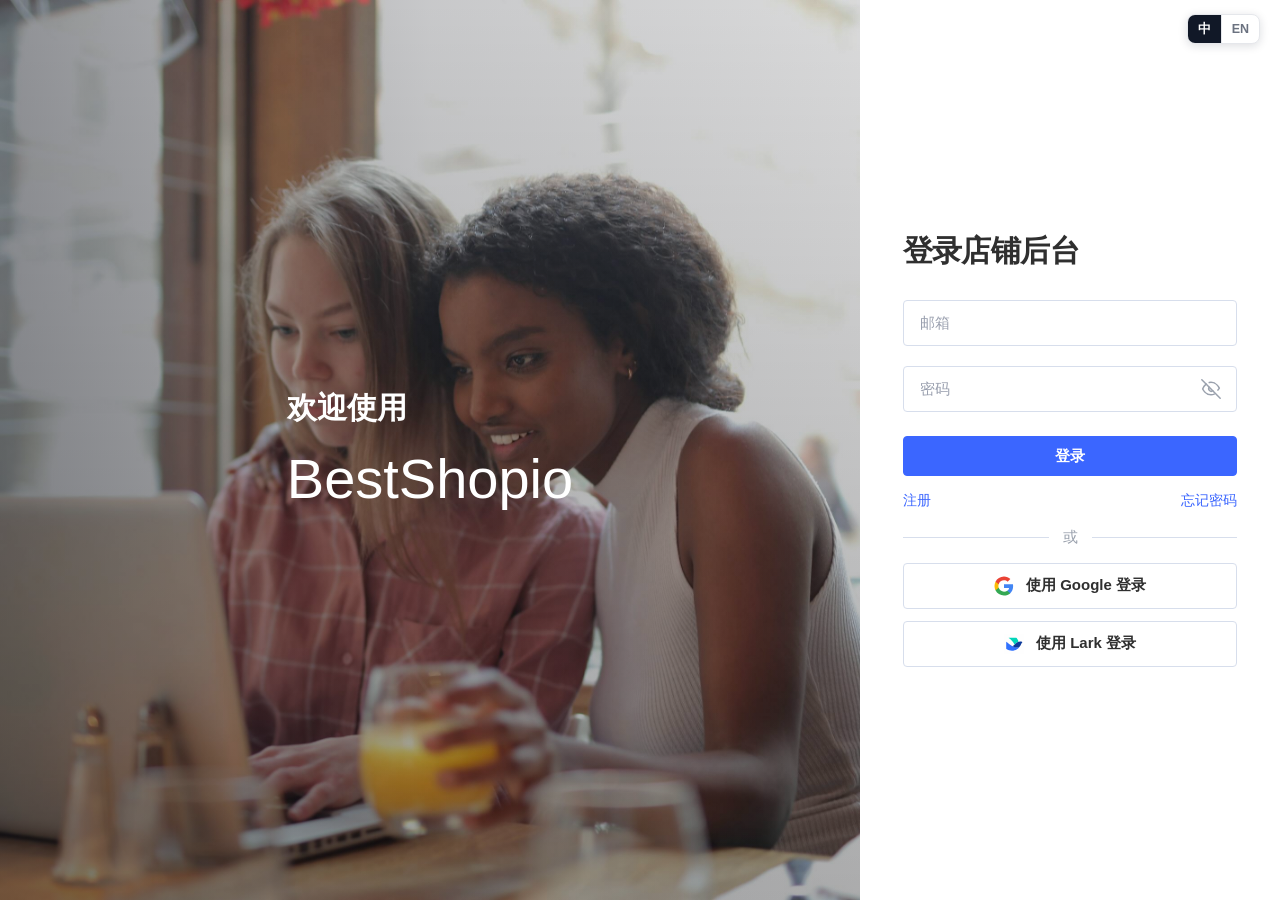
<file: account/signin.html>
<!DOCTYPE html>
<html lang="en">
<head>
  <meta charset="UTF-8" />
  <meta name="viewport" content="width=device-width, initial-scale=1.0" />
  <title>Sign in · BestShopio</title>
  <link rel="stylesheet" href="https://rsms.me/inter/inter.css" />
  <link rel="stylesheet" href="styles.css?v=20260609a" />
</head>
<body>
  <div class="signin-page">
    <section class="hero">
      <div class="hero-overlay"></div>
      <div class="hero-content">
        <p class="hero-kicker">Welcome to</p>
        <h1 class="hero-title">BestShopio</h1>
      </div>
    </section>

    <section class="form-panel">
      <div class="form-card">
        <h2 class="form-title">Sign in to the shop</h2>

        <form id="signin-form" autocomplete="off" novalidate>
          <div class="fld">
            <div class="fld-wrap">
              <input id="email" class="fld-input" type="text" placeholder="Email" autocomplete="email" />
            </div>
            <div class="fld-error" data-err="email"></div>
          </div>

          <div class="fld">
            <div class="fld-wrap">
              <input id="password" class="fld-input has-suffix" type="password" placeholder="Password" autocomplete="current-password" />
              <button type="button" class="fld-suffix" data-eye aria-label="Show password"></button>
            </div>
            <div class="fld-error" data-err="password"></div>
          </div>

          <button type="submit" class="btn btn-primary signin-submit">Sign in</button>
        </form>

        <div class="meta-links">
          <a href="register.html">Register</a>
          <a href="forgot-password.html">Forgot password</a>
        </div>

        <div class="divider"><span></span><em>or</em><span></span></div>

        <div class="oauth-list">
          <button type="button" class="oauth-btn" data-oauth="Google">
            <img src="assets/google.svg" alt="" /> Sign in with Google
          </button>
          <button type="button" class="oauth-btn" data-oauth="Lark">
            <img src="assets/lark.svg" alt="" /> Sign in with Lark
          </button>
        </div>
      </div>
    </section>
  </div>

  <div class="toast-host" id="toast-host"></div>

  <script>
    var EYE_OPEN = '<svg viewBox="0 0 24 24" width="20" height="20" fill="none" stroke="currentColor" stroke-width="1.8" stroke-linecap="round" stroke-linejoin="round"><path d="M2 12s3.5-7 10-7 10 7 10 7-3.5 7-10 7-10-7-10-7z"/><circle cx="12" cy="12" r="3"/></svg>';
    var EYE_OFF = '<svg viewBox="0 0 24 24" width="20" height="20" fill="none" stroke="currentColor" stroke-width="1.8" stroke-linecap="round" stroke-linejoin="round"><path d="M9.9 4.24A9.1 9.1 0 0 1 12 4c6.5 0 10 7 10 7a13.2 13.2 0 0 1-1.67 2.34M6.1 6.1A13.3 13.3 0 0 0 2 12s3.5 7 10 7a9 9 0 0 0 3.9-.86"/><path d="m1 1 22 22"/><path d="M9.9 9.9a3 3 0 0 0 4.2 4.2"/></svg>';
    var CHECK = '<svg viewBox="0 0 24 24" fill="none" stroke="currentColor" stroke-width="2.4" stroke-linecap="round" stroke-linejoin="round"><path d="M20 6 9 17l-5-5"/></svg>';

    function toast(msg, kind) {
      var host = document.getElementById('toast-host');
      var t = document.createElement('div');
      t.className = 'toast' + (kind === 'err' ? ' err' : '');
      t.innerHTML = (kind === 'err' ? '' : CHECK) + '<span>' + msg + '</span>';
      host.appendChild(t);
      setTimeout(function () { t.remove(); }, 2200);
    }

    // password visibility
    var eyeBtn = document.querySelector('[data-eye]');
    var pw = document.getElementById('password');
    eyeBtn.innerHTML = EYE_OFF;
    eyeBtn.onclick = function () {
      var show = pw.type === 'password';
      pw.type = show ? 'text' : 'password';
      eyeBtn.innerHTML = show ? EYE_OPEN : EYE_OFF;
    };

    function setErr(name, msg) {
      var el = document.querySelector('[data-err="' + name + '"]');
      var inp = document.getElementById(name);
      el.textContent = msg || '';
      if (inp) inp.classList.toggle('has-error', !!msg);
    }

    // sign in -> stores panel (prototype: any well-formed input signs in)
    document.getElementById('signin-form').onsubmit = function (e) {
      e.preventDefault();
      var email = document.getElementById('email').value.trim();
      var pass = pw.value;
      var ok = true;
      setErr('email', ''); setErr('password', '');
      if (!email) { setErr('email', 'Please enter email'); ok = false; }
      else if (!/^[^\s@]+@[^\s@]+\.[^\s@]+$/.test(email)) { setErr('email', 'The email you entered is invalid'); ok = false; }
      if (!pass) { setErr('password', 'Please enter password'); ok = false; }
      if (!ok) return;
      toast('Signed in successfully');
      setTimeout(function () { window.location.href = 'stores.html'; }, 560);
    };

    document.querySelectorAll('[data-oauth]').forEach(function (b) {
      b.onclick = function () {
        toast('Signed in with ' + b.getAttribute('data-oauth'));
        setTimeout(function () { window.location.href = 'stores.html'; }, 620);
      };
    });

  </script>
  <script src="../assets/i18n.js?v=20260624a"></script>
  <script src="../assets/i18n/account.js?v=20260624a"></script>
</body>
</html>
</file>
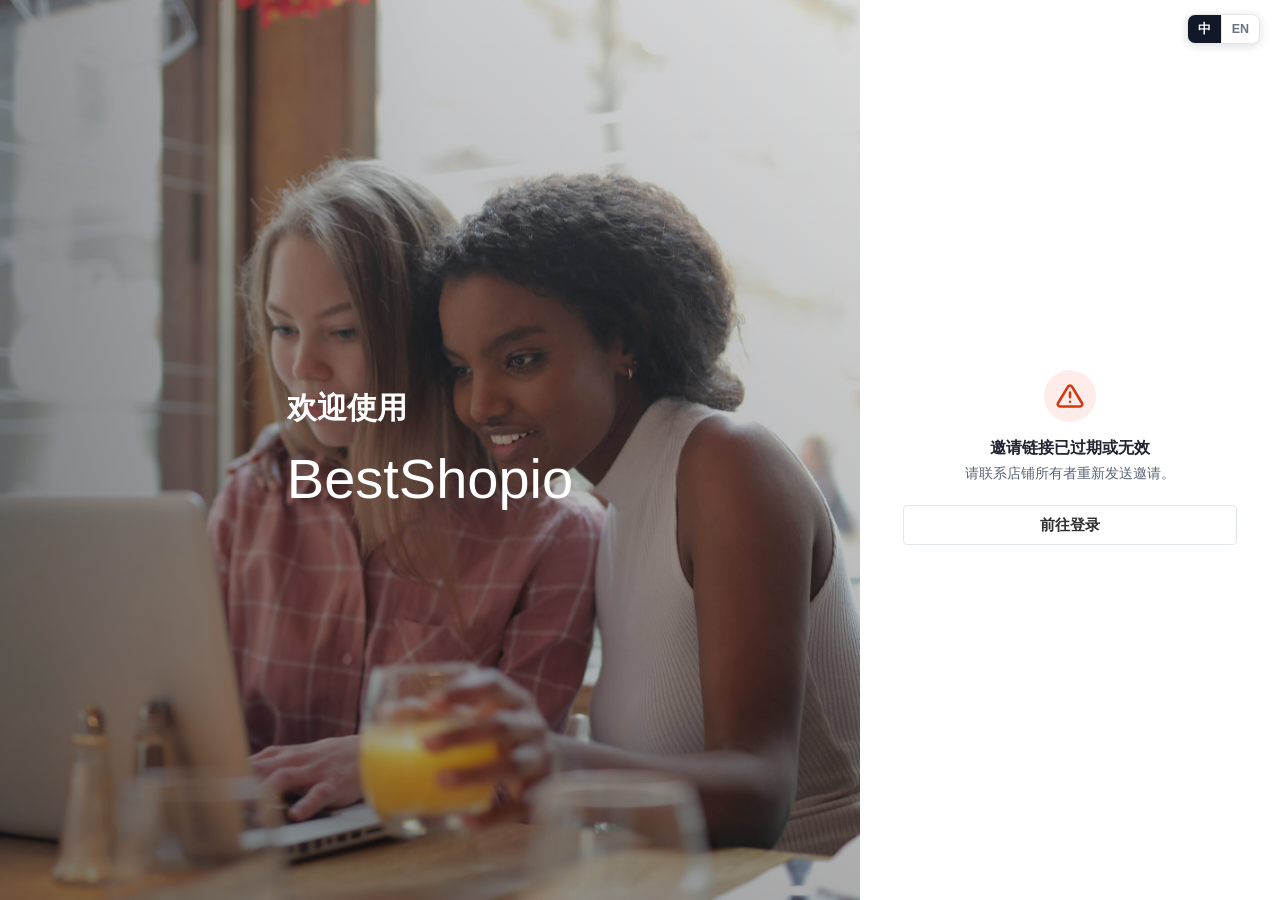
<file: account/staff-register.html>
<!DOCTYPE html>
<html lang="en">
<head>
  <meta charset="UTF-8" />
  <meta name="viewport" content="width=device-width, initial-scale=1.0" />
  <title>Complete registration · BestShopio</title>
  <link rel="stylesheet" href="https://rsms.me/inter/inter.css" />
  <link rel="stylesheet" href="styles.css?v=20260609a" />
</head>
<body>
  <div class="signin-page">
    <section class="hero">
      <div class="hero-overlay"></div>
      <div class="hero-content">
        <p class="hero-kicker">Welcome to</p>
        <h1 class="hero-title">BestShopio</h1>
      </div>
    </section>

    <section class="form-panel">
      <div class="form-card">

        <!-- valid invite token -->
        <div id="invite-valid">
          <h2 class="form-title" style="font-size:24px;line-height:1.3;margin-bottom:8px">Please use the invited account to complete the registration</h2>
          <p style="color:var(--muted);font-size:13px;margin:0 0 18px">Please verify your login account to reset your password</p>
          <div style="margin-bottom:18px">
            <div style="color:var(--muted);font-size:13px">Current login account</div>
            <div id="invite-email" style="color:#2a2f3b;font-size:15px;font-weight:600;margin-top:4px">alvens@qq.com</div>
          </div>
          <form id="staff-form" autocomplete="off" novalidate>
            <div class="fld">
              <div class="fld-wrap">
                <input id="password" class="fld-input has-suffix" type="password" placeholder="Password" />
                <button type="button" class="fld-suffix" data-eye="password" aria-label="Show password"></button>
              </div>
              <div class="fld-error" data-err="password"></div>
            </div>
            <div class="fld">
              <div class="fld-wrap">
                <input id="confirm" class="fld-input has-suffix" type="password" placeholder="Confirm password" />
                <button type="button" class="fld-suffix" data-eye="confirm" aria-label="Show password"></button>
              </div>
              <div class="fld-error" data-err="confirm"></div>
            </div>
            <button type="submit" class="btn btn-primary signin-submit">Register</button>
          </form>
        </div>

        <!-- expired / invalid token -->
        <div id="invite-invalid" hidden style="text-align:center;padding-top:8px">
          <div class="modal-success-ico" id="warn-ico" style="background:#fdecea;color:#d4380d"></div>
          <div style="font-size:16px;font-weight:600;color:#1f2430">The invitation link has expired or is invalid</div>
          <div style="color:var(--muted);font-size:14px;margin:6px 0 22px">Please ask the store owner to send a new invitation.</div>
          <a href="signin.html" class="btn signin-submit" style="display:flex;text-decoration:none">Go to sign in</a>
        </div>

      </div>
    </section>
  </div>

  <div class="toast-host" id="toast-host"></div>
  <script src="auth.js?v=20260610a"></script>
  <script>
    var WARN = '<svg viewBox="0 0 24 24" fill="none" stroke="currentColor" stroke-width="2.2" stroke-linecap="round" stroke-linejoin="round"><path d="M12 9v4M12 17h.01"/><path d="M10.3 3.9 1.8 18a2 2 0 0 0 1.7 3h17a2 2 0 0 0 1.7-3L13.7 3.9a2 2 0 0 0-3.4 0z"/></svg>';
    var params = new URLSearchParams(location.search);
    var token = params.get('token');
    var email = params.get('email');
    if (email) document.getElementById('invite-email').textContent = email;

    // demo: ?token=expired (or no token) renders the invalid state; any other token = valid invite
    if (!token || /expired|invalid/i.test(token)) {
      document.getElementById('invite-valid').hidden = true;
      document.getElementById('invite-invalid').hidden = false;
      document.getElementById('warn-ico').innerHTML = WARN;
    } else {
      Auth.wireEyes(document);
      document.getElementById('staff-form').onsubmit = function (e) {
        e.preventDefault();
        var pw = document.getElementById('password').value;
        var cf = document.getElementById('confirm').value;
        var ok = true;
        Auth.clearErrs(['password', 'confirm']);
        if (!pw) { Auth.setErr('password', 'Please enter password'); ok = false; }
        else if (pw.length < 8) { Auth.setErr('password', '8 characters minimum'); ok = false; }
        if (cf !== pw) { Auth.setErr('confirm', 'Passwords do not match.'); ok = false; }
        if (!ok) return;
        Auth.toast('Registration successful');
        setTimeout(function () { location.href = 'stores.html'; }, 600);
      };
    }
  </script>
  <script src="../assets/i18n.js?v=20260624a"></script>
  <script src="../assets/i18n/account.js?v=20260624a"></script>
</body>
</html>
</file>
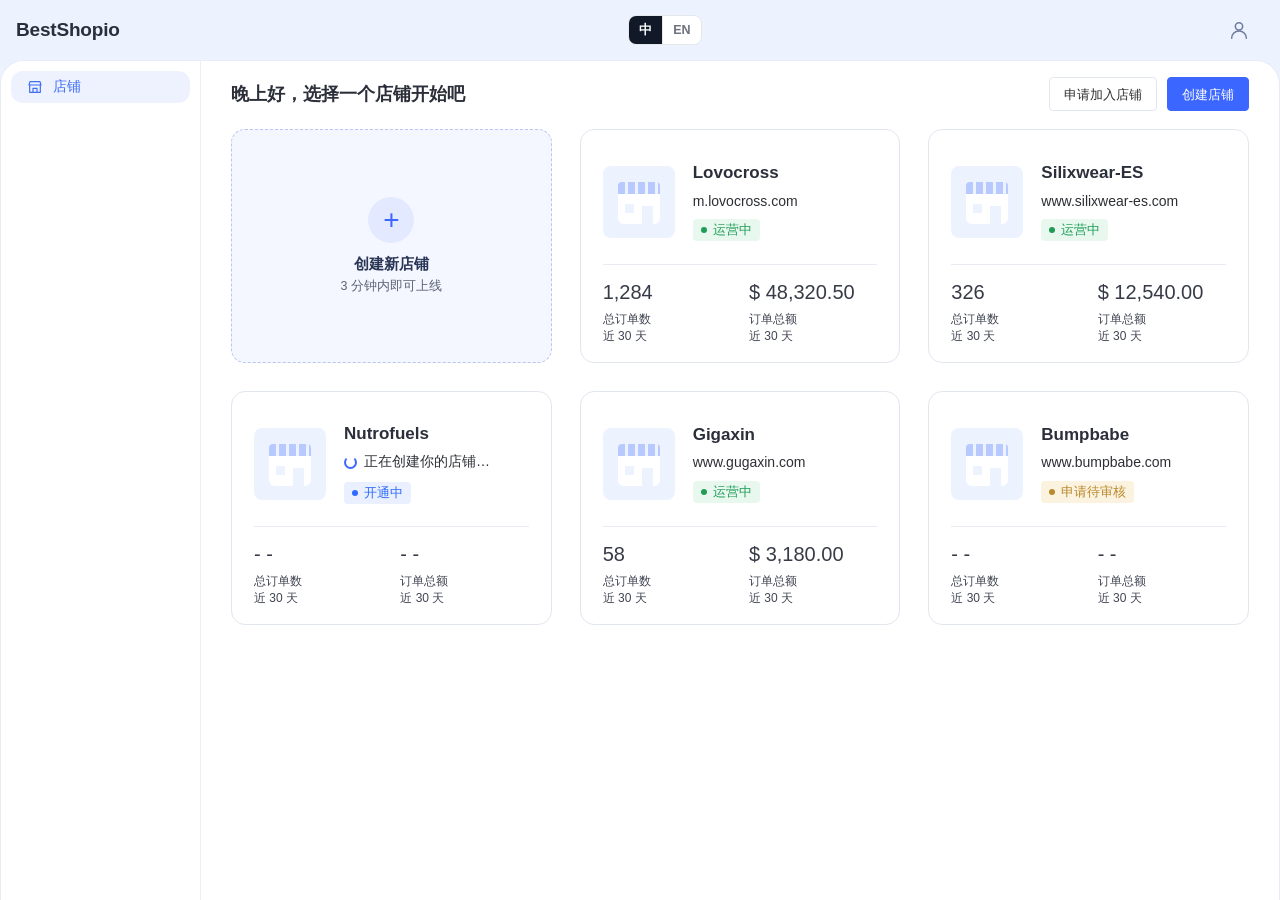
<file: account/stores.html>
<!DOCTYPE html>
<html lang="en">
<head>
  <meta charset="UTF-8" />
  <meta name="viewport" content="width=device-width, initial-scale=1.0" />
  <title>Stores · BestShopio</title>
  <link rel="stylesheet" href="https://rsms.me/inter/inter.css" />
  <link rel="stylesheet" href="styles.css?v=20260610f" />
  <style>
    /* "Create a new store" card — first cell of the grid (self-service entry) */
    .store-card-new { display: flex; flex-direction: column; align-items: center; justify-content: center; min-height: 188px; padding: 22px; border: 1.5px dashed #b9c6ef; border-radius: 14px; background: #f4f7ff; color: var(--blue); text-align: center; text-decoration: none; transition: border-color .2s, background .2s, transform .2s; }
    .store-card-new:hover { border-color: var(--blue); background: #eef2ff; transform: translateY(-1px); }
    .store-card-new .plus { width: 46px; height: 46px; display: flex; align-items: center; justify-content: center; border-radius: 50%; background: #e3eaff; font-size: 28px; font-weight: 300; line-height: 1; margin-bottom: 12px; }
    .store-card-new .new-label { font-size: 15px; font-weight: 700; color: #2a3656; }
    .store-card-new .new-sub { font-size: 12.5px; color: var(--muted); margin-top: 4px; }
    .stores-actions { display: flex; align-items: center; gap: 10px; }
    .store-card.provisioning { cursor: pointer; }
    .store-setup-line { display: inline-flex; align-items: center; gap: 7px; }
    .store-setup-line .spin { width: 13px; height: 13px; border: 2px solid var(--blue); border-top-color: transparent; border-radius: 50%; animation: sp .7s linear infinite; }
    @keyframes sp { to { transform: rotate(360deg); } }
  </style>
</head>
<body>
  <!-- ===== top bar ===== -->
  <header class="acct-header">
    <a class="acct-brand" href="stores.html"><span class="wordmark">BestShopio</span></a>
    <div class="acct-user">
      <button class="acct-avatar" id="avatar" aria-label="Account">
        <svg viewBox="0 0 24 24" fill="none" stroke="currentColor" stroke-width="1.7" stroke-linecap="round" stroke-linejoin="round"><circle cx="12" cy="8" r="4"/><path d="M4 21a8 8 0 0 1 16 0"/></svg>
      </button>
      <div class="user-pop" id="user-pop" hidden>
        <div class="user-pop-head">
          <svg viewBox="0 0 24 24" fill="none" stroke="currentColor" stroke-width="1.7" stroke-linecap="round" stroke-linejoin="round"><circle cx="12" cy="8" r="4"/><path d="M4 21a8 8 0 0 1 16 0"/></svg>
          <span>zhengjican@bestfulfill.com</span>
        </div>
        <div class="user-pop-divider"></div>
        <div class="user-pop-actions">
          <button class="user-pop-item" id="act-changepw">
            <svg viewBox="0 0 24 24" fill="none" stroke="currentColor" stroke-width="1.7" stroke-linecap="round" stroke-linejoin="round"><rect x="3" y="11" width="18" height="11" rx="2"/><path d="M7 11V7a5 5 0 0 1 10 0v4"/></svg>
            Change password
          </button>
          <a class="user-pop-item" href="signin.html">
            <svg viewBox="0 0 24 24" fill="none" stroke="currentColor" stroke-width="1.7" stroke-linecap="round" stroke-linejoin="round"><path d="M9 21H5a2 2 0 0 1-2-2V5a2 2 0 0 1 2-2h4"/><path d="m16 17 5-5-5-5"/><path d="M21 12H9"/></svg>
            Sign out
          </a>
        </div>
      </div>
    </div>
  </header>

  <!-- ===== stores panel ===== -->
  <div class="stores-page">
    <div class="stores-shell">
      <aside class="stores-sidebar">
        <button class="sidebar-item active">
          <svg viewBox="0 0 24 24" fill="none" stroke="currentColor" stroke-width="1.8" stroke-linecap="round" stroke-linejoin="round"><path d="M3 9h18l-1.5-5H4.5L3 9z"/><path d="M4 9v11h16V9"/><path d="M9 20v-6h6v6"/></svg>
          <span>Stores</span>
        </button>
      </aside>

      <section class="stores-main">
        <div class="stores-toolbar">
          <h1 class="welcome-title" id="greeting">Choose a store to get started</h1>
          <div class="stores-actions">
            <button class="btn" id="req-access">Request access to a store</button>
            <a class="btn btn-primary" href="create-store.html">Create store</a>
          </div>
        </div>
        <div class="store-grid" id="store-grid"></div>
      </section>
    </div>
  </div>

  <div id="modal-host"></div>
  <div class="toast-host" id="toast-host"></div>

  <script>
    var CHECK = '<svg viewBox="0 0 24 24" fill="none" stroke="currentColor" stroke-width="2.4" stroke-linecap="round" stroke-linejoin="round"><path d="M20 6 9 17l-5-5"/></svg>';
    var XICON = '<svg viewBox="0 0 24 24" fill="none" stroke="currentColor" stroke-width="1.8" stroke-linecap="round" stroke-linejoin="round"><path d="M18 6 6 18M6 6l12 12"/></svg>';
    var EYE_OPEN = '<svg viewBox="0 0 24 24" width="20" height="20" fill="none" stroke="currentColor" stroke-width="1.8" stroke-linecap="round" stroke-linejoin="round"><path d="M2 12s3.5-7 10-7 10 7 10 7-3.5 7-10 7-10-7-10-7z"/><circle cx="12" cy="12" r="3"/></svg>';
    var EYE_OFF = '<svg viewBox="0 0 24 24" width="20" height="20" fill="none" stroke="currentColor" stroke-width="1.8" stroke-linecap="round" stroke-linejoin="round"><path d="M9.9 4.24A9.1 9.1 0 0 1 12 4c6.5 0 10 7 10 7a13.2 13.2 0 0 1-1.67 2.34M6.1 6.1A13.3 13.3 0 0 0 2 12s3.5 7 10 7a9 9 0 0 0 3.9-.86"/><path d="m1 1 22 22"/><path d="M9.9 9.9a3 3 0 0 0 4.2 4.2"/></svg>';

    // Stores the signed-in account can access. Only "Active" stores are enterable.
    // Access code 0815 is the demo code that matches a store in "Request access".
    var STORES = [
      { name: 'Lovocross',    url: 'm.lovocross.com',         status: 'Active',          orders: 1284, gmv: 48320.50 },
      { name: 'Silixwear-ES', url: 'www.silixwear-es.com',    status: 'Active',          orders: 326,  gmv: 12540.00 },
      { name: 'Nutrofuels',   url: 'nutrofuels.stores.bestshopio.com', status: 'Provisioning', orders: '*', gmv: '*' },
      { name: 'Gigaxin',      url: 'www.gugaxin.com',         status: 'Active',          orders: 58,   gmv: 3180.00 },
      { name: 'Bumpbabe',     url: 'www.bumpbabe.com',        status: 'Request pending', orders: '*',  gmv: '*' }
    ];
    var TAG = { 'Active': 'tag-green', 'Provisioning': 'tag-blue', 'Request pending': 'tag-gold', 'Request rejected': 'tag-blue', 'No access': 'tag-gray' };

    function toast(msg, kind) {
      var host = document.getElementById('toast-host');
      var t = document.createElement('div');
      t.className = 'toast' + (kind === 'err' ? ' err' : '');
      t.innerHTML = (kind === 'err' ? '' : CHECK) + '<span>' + msg + '</span>';
      host.appendChild(t);
      setTimeout(function () { t.remove(); }, 2200);
    }
    function nf(n) { return Number(n).toLocaleString('en-US'); }
    function cur(n) { return '$ ' + Number(n).toLocaleString('en-US', { minimumFractionDigits: 2, maximumFractionDigits: 2 }); }

    // greeting by local hour
    (function () {
      var h = new Date().getHours();
      var part = h < 12 ? 'Good morning' : (h < 18 ? 'Good afternoon' : 'Good evening');
      document.getElementById('greeting').textContent = part + ', choose a store to get started';
    })();

    // render cards
    (function renderGrid() {
      var grid = document.getElementById('store-grid');
      // self-service entry — always the first cell
      var createCard = '<a class="store-card-new" href="create-store.html">' +
        '<div class="plus">+</div>' +
        '<div class="new-label">Create a new store</div>' +
        '<div class="new-sub">Live in under 3 minutes</div></a>';
      var cards = STORES.map(function (s) {
        var active = s.status === 'Active';
        var provisioning = s.status === 'Provisioning';
        var metrics = active
          ? '<div class="metric-col"><div class="metric-num">' + nf(s.orders) + '</div><div class="metric-label">Total order<br/>in 30 days</div></div>' +
            '<div class="metric-col"><div class="metric-num">' + cur(s.gmv) + '</div><div class="metric-label">Total order amount<br/>in 30 days</div></div>'
          : '<div class="metric-col"><div class="metric-num">- -</div><div class="metric-label">Total order<br/>in 30 days</div></div>' +
            '<div class="metric-col"><div class="metric-num">- -</div><div class="metric-label">Total order amount<br/>in 30 days</div></div>';
        var tag = '<span class="tag ' + (TAG[s.status] || 'tag-gray') + '">' + s.status + '</span>';
        var domainHtml = provisioning
          ? '<div class="store-domain"><span class="store-setup-line"><span class="spin"></span>Setting up your store…</span></div>'
          : '<div class="store-domain">' + s.url + '</div>';
        var open, closeTag;
        if (active) { open = '<a class="store-card" href="../index.html?store=' + encodeURIComponent(s.name) + '">'; closeTag = '</a>'; }
        else if (provisioning) { open = '<a class="store-card provisioning" href="provisioning.html?store=' + encodeURIComponent(s.name) + '">'; closeTag = '</a>'; }
        else { open = '<div class="store-card disabled" aria-disabled="true">'; closeTag = '</div>'; }
        return open +
            '<div class="store-card-head">' +
              '<div class="store-icon"><span class="awning"></span><span class="body"></span></div>' +
              '<div class="store-copy"><h2 class="store-name">' + s.name + '</h2>' +
                domainHtml + tag + '</div>' +
            '</div>' +
            '<div class="store-divider"></div>' +
            '<div class="store-metrics">' + metrics + '</div>' +
          closeTag;
      }).join('');
      grid.innerHTML = createCard + cards;
    })();

    // ===== avatar dropdown =====
    var pop = document.getElementById('user-pop');
    document.getElementById('avatar').onclick = function (e) { e.stopPropagation(); pop.hidden = !pop.hidden; };
    document.addEventListener('click', function (e) { if (!e.target.closest('.acct-user')) pop.hidden = true; });

    // ===== modal engine =====
    function modal(opts) {
      var host = document.getElementById('modal-host');
      var bd = document.createElement('div');
      bd.className = 'modal-backdrop';
      bd.innerHTML = '<div class="modal" style="width:' + (opts.width || 560) + 'px">' +
        (opts.success ? '' :
          '<div class="modal-head"><span>' + opts.title + '</span><button class="modal-x" data-x>' + XICON + '</button></div>') +
        '<div class="modal-body">' + opts.body + '</div>' +
        '<div class="modal-foot">' + (opts.foot || '') + '</div>' +
      '</div>';
      host.appendChild(bd);
      var close = function () { bd.remove(); };
      bd.addEventListener('click', function (e) { if (e.target === bd) close(); });
      var x = bd.querySelector('[data-x]'); if (x) x.onclick = close;
      if (opts.onMount) opts.onMount(bd, close);
      return { bd: bd, close: close };
    }
    function field(label, id, ph, opts) {
      opts = opts || {};
      var suffix = opts.eye ? '<button type="button" class="fld-suffix" data-eye="' + id + '"></button>' : '';
      return '<div class="fld"><div class="fld-label">' + label + '</div>' +
        '<div class="fld-wrap"><input id="' + id + '" class="fld-input' + (opts.eye ? ' has-suffix' : '') + '" type="' + (opts.eye ? 'password' : 'text') + '" placeholder="' + (ph || '') + '" />' + suffix + '</div>' +
        '<div class="fld-error" data-err="' + id + '"></div>' +
        (opts.hint ? '<div class="fld-hint">' + opts.hint + '</div>' : '') + '</div>';
    }
    function wireEyes(scope) {
      scope.querySelectorAll('[data-eye]').forEach(function (b) {
        var inp = scope.querySelector('#' + b.getAttribute('data-eye'));
        b.innerHTML = EYE_OFF;
        b.onclick = function () { var s = inp.type === 'password'; inp.type = s ? 'text' : 'password'; b.innerHTML = s ? EYE_OPEN : EYE_OFF; };
      });
    }
    function setErr(scope, id, msg) {
      var el = scope.querySelector('[data-err="' + id + '"]'); var inp = scope.querySelector('#' + id);
      if (el) el.textContent = msg || ''; if (inp) inp.classList.toggle('has-error', !!msg);
    }

    // ===== Request access to a store =====
    window.openRequestAccess = function () {
      var m = modal({
        title: 'Request access to a store', width: 560,
        body:
          field('Store name', 'rq-name', 'Please enter store name') +
          field('Store url', 'rq-url', 'Format: www.domain.com. Exclude protocols (https://)') +
          field('Access code', 'rq-code', 'Unique code shared by the store administrator') +
          '<div class="fld-error" data-err="rq-form" style="margin-top:2px"></div>',
        foot: '<button class="btn" data-cancel>Cancel</button><button class="btn btn-primary" data-add>Add</button>',
        onMount: function (bd, close) {
          bd.querySelector('[data-cancel]').onclick = close;
          bd.querySelector('[data-add]').onclick = function () {
            var name = bd.querySelector('#rq-name').value.trim();
            var url = bd.querySelector('#rq-url').value.trim();
            var code = bd.querySelector('#rq-code').value.trim();
            var ok = true;
            setErr(bd, 'rq-name', ''); setErr(bd, 'rq-url', ''); setErr(bd, 'rq-code', '');
            bd.querySelector('[data-err="rq-form"]').textContent = '';
            if (!name) { setErr(bd, 'rq-name', 'Please enter store name'); ok = false; }
            if (!url) { setErr(bd, 'rq-url', 'Please enter store url'); ok = false; }
            if (!code) { setErr(bd, 'rq-code', 'Please enter access code'); ok = false; }
            if (!ok) return;
            // demo: only access code 0815 matches a store
            if (code !== '0815') {
              bd.querySelector('[data-err="rq-form"]').textContent = 'The information provided does not match any store in our system. Please double-check your credentials';
              return;
            }
            close();
            modal({
              success: true, width: 520,
              body: '<div class="modal-success"><div class="modal-success-ico">' + CHECK + '</div>' +
                '<p class="lead">Request sent successfully!</p>' +
                '<p>A pending account request has been created.</p>' +
                '<p>Please wait for the store owner to approve your access.</p></div>',
              foot: '<button class="btn btn-primary" data-ok style="min-width:96px">OK</button>',
              onMount: function (b2, c2) { b2.querySelector('[data-ok]').onclick = c2; }
            });
          };
        }
      });
    };
    document.getElementById('req-access').onclick = window.openRequestAccess;

    // ===== Change password =====
    document.getElementById('act-changepw').onclick = function () {
      pop.hidden = true;
      var m = modal({
        title: 'Change password', width: 560,
        body:
          field('Current password', 'cp-cur', 'Enter current password', { eye: true }) +
          field('New password', 'cp-new', 'Enter new password', { eye: true }) +
          field('Confirm new password', 'cp-cf', 'Re-enter new password', { eye: true }),
        foot: '<button class="btn" data-cancel>Cancel</button><button class="btn btn-primary" data-done>Done</button>',
        onMount: function (bd, close) {
          wireEyes(bd);
          bd.querySelector('[data-cancel]').onclick = close;
          bd.querySelector('[data-done]').onclick = function () {
            var cur = bd.querySelector('#cp-cur').value, nw = bd.querySelector('#cp-new').value, cf = bd.querySelector('#cp-cf').value;
            var ok = true;
            setErr(bd, 'cp-cur', ''); setErr(bd, 'cp-new', ''); setErr(bd, 'cp-cf', '');
            if (!cur) { setErr(bd, 'cp-cur', 'Please enter current password'); ok = false; }
            if (!nw) { setErr(bd, 'cp-new', 'Please enter new password'); ok = false; }
            else if (nw.length < 8) { setErr(bd, 'cp-new', '8 characters minimum'); ok = false; }
            if (cf !== nw) { setErr(bd, 'cp-cf', 'Passwords do not match.'); ok = false; }
            if (!ok) return;
            close();
            toast('Change password successfully');
          };
        }
      });
    };
  </script>
  <script src="../assets/i18n.js?v=20260624a"></script>
  <script src="../assets/i18n/account.js?v=20260624a"></script>
</body>
</html>
</file>
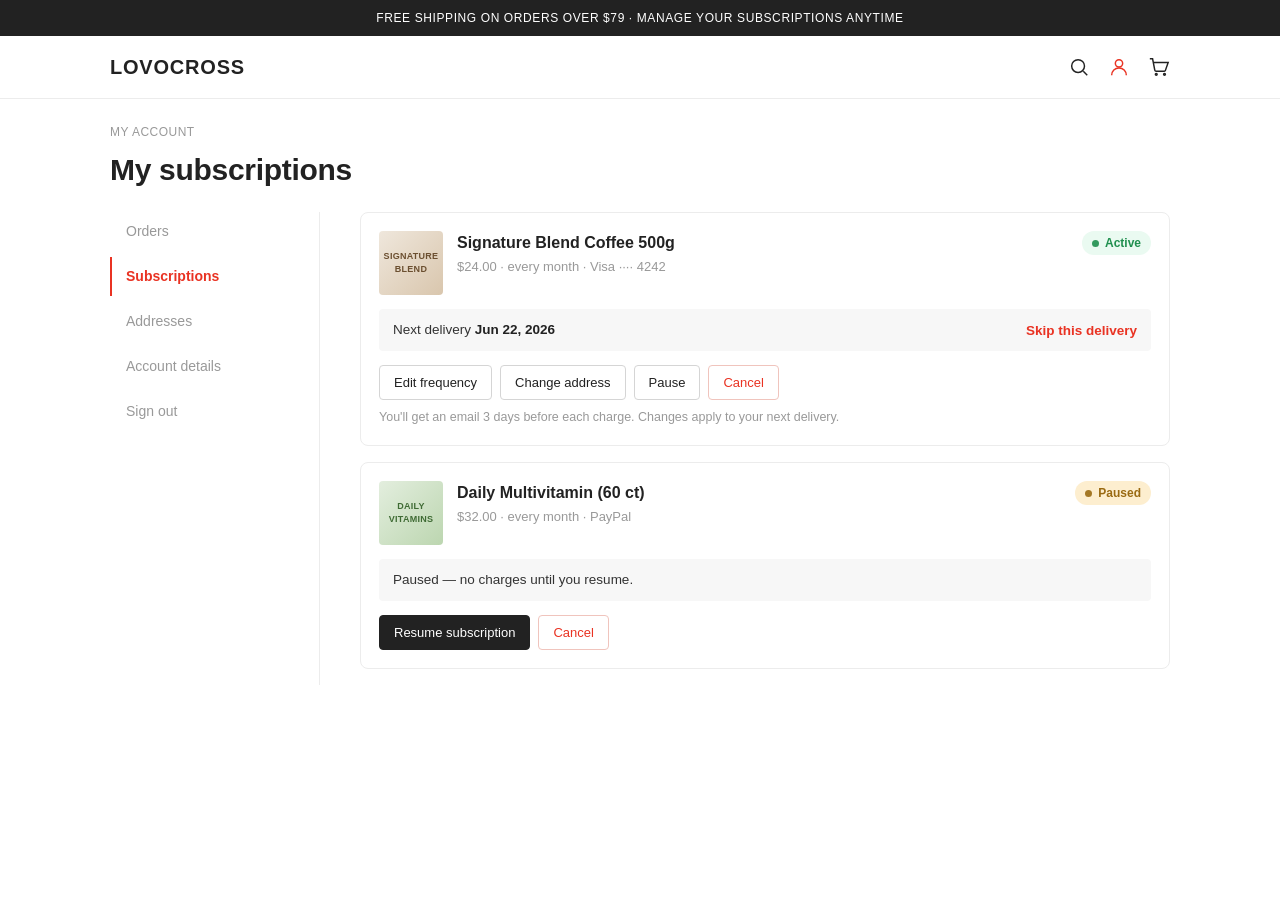
<file: storefront/account-subscriptions.html>
<!DOCTYPE html>
<html lang="en">
<head>
<meta charset="UTF-8" />
<meta name="viewport" content="width=device-width, initial-scale=1.0" />
<title>My subscriptions — Lovocross</title>
<!-- Storefront (buyer) prototype · customer portal: "My subscriptions".
     NOTE: the logged-in Account area normally uses the dedicated
     `bestshopio-account-design` skill (its own tokens / badges / mobile pill nav).
     That skill isn't available in this session, so this is a CLOSE approximation
     built on the storefront base (black + red accent, .user-com-tab red active),
     per BestVoy 设计风格_用户端. Swap in the account design system later. -->
<style>
  :root{
    --brand:#222; --brand-ink:#fff; --accent:#E93323;
    --t-strong:#222; --t-body:#333; --t-muted:#999; --line:#ececec;
    --bg:#fff; --bg-soft:#f0f0f0; --bg-softer:#f7f7f7;
    --radius:4px; --radius-lg:8px; --wrap:1100px;
    --ok:#1f8f4e; --ok-bg:#eafaf1;
    --font:"TT Norms Pro","Helvetica Neue",Arial,sans-serif;
  }
  *{box-sizing:border-box}
  body{margin:0;font-family:var(--font);color:var(--t-body);background:var(--bg);font-size:15px;line-height:1.5;-webkit-font-smoothing:antialiased}
  .util{background:#222;color:#fff;text-align:center;font-size:12px;letter-spacing:.05em;text-transform:uppercase;padding:9px 12px}
  .hdr{border-bottom:1px solid var(--line);position:sticky;top:0;background:#fff;z-index:5}
  .hdr-in{max-width:var(--wrap);margin:0 auto;display:flex;align-items:center;justify-content:space-between;padding:16px 20px}
  .logo{font-weight:800;letter-spacing:.04em;font-size:20px;color:var(--t-strong);text-transform:uppercase}
  .hdr-ico{display:flex;gap:18px;color:var(--t-strong)}
  .wrap{max-width:var(--wrap);margin:0 auto;padding:24px 20px 60px}
  .crumb{font-size:12px;letter-spacing:.04em;text-transform:uppercase;color:var(--t-muted);margin-bottom:6px}
  .h1{font-size:26px;font-weight:700;color:var(--t-strong);margin:0 0 20px;letter-spacing:-.01em}
  .acct{display:grid;grid-template-columns:1fr;gap:26px}
  /* account nav — .user-com-tab style (red active) */
  .anav{display:flex;gap:6px;overflow-x:auto;border-bottom:1px solid var(--line);-webkit-overflow-scrolling:touch}
  .anav a{white-space:nowrap;padding:11px 4px;margin-right:18px;font-size:14px;color:var(--t-muted);text-decoration:none;border-bottom:2px solid transparent}
  .anav a.active{color:var(--accent);border-bottom-color:var(--accent);font-weight:600}
  /* subscription card */
  .sub-card{border:1px solid var(--line);border-radius:var(--radius-lg);padding:18px;margin-bottom:16px}
  .sub-top{display:flex;gap:14px;align-items:flex-start}
  .sub-img{width:64px;height:64px;border-radius:var(--radius);flex:none;background:linear-gradient(135deg,#efe7dc,#d9c6ad);display:grid;place-items:center;color:#6b4f30;font-size:9px;font-weight:700;text-align:center;letter-spacing:.03em}
  .sub-img.vit{background:linear-gradient(135deg,#e3eede,#bcd6b0);color:#3f6b34}
  .sub-mid{flex:1;min-width:0}
  .sub-name{font-weight:600;color:var(--t-strong);font-size:16px}
  .sub-plan{font-size:13px;color:var(--t-muted);margin-top:2px}
  .pill{display:inline-flex;align-items:center;gap:6px;font-size:12px;font-weight:600;padding:3px 10px;border-radius:999px}
  .pill::before{content:"";width:7px;height:7px;border-radius:50%;background:currentColor;opacity:.9}
  .pill.active{background:var(--ok-bg);color:var(--ok)}
  .pill.paused{background:#fdeecf;color:#9a6a12}
  .sub-next{display:flex;align-items:center;justify-content:space-between;gap:10px;background:var(--bg-softer);border-radius:var(--radius);padding:11px 14px;margin:14px 0;font-size:13.5px;color:var(--t-body);flex-wrap:wrap}
  .sub-next b{color:var(--t-strong)}
  .link{color:var(--accent);font-weight:600;cursor:pointer;text-decoration:none;font-size:13.5px;background:none;border:0;font-family:inherit;padding:0}
  .sub-actions{display:flex;gap:8px;flex-wrap:wrap}
  .abtn{font-family:inherit;font-size:13px;padding:9px 14px;border:1px solid #d5d5d5;background:#fff;color:var(--t-strong);border-radius:var(--radius);cursor:pointer}
  .abtn:hover{border-color:#222}
  .abtn.primary{background:var(--brand);color:#fff;border-color:var(--brand)}
  .abtn.danger{color:var(--accent);border-color:#f0c4bd}
  .help{margin-top:8px;font-size:12.5px;color:var(--t-muted);line-height:1.5}
  /* toast */
  .toast{position:fixed;left:50%;bottom:26px;transform:translateX(-50%);background:#222;color:#fff;padding:11px 18px;border-radius:var(--radius);font-size:13.5px;z-index:50;opacity:0;transition:opacity .2s}
  .toast.show{opacity:1}
  @media(min-width:860px){
    .acct{grid-template-columns:210px 1fr;gap:40px}
    .anav{flex-direction:column;border-bottom:0;border-right:1px solid var(--line);overflow:visible}
    .anav a{margin-right:0;border-bottom:0;border-left:2px solid transparent;padding:9px 14px}
    .anav a.active{border-left-color:var(--accent);border-bottom-color:transparent}
    .h1{font-size:30px}
  }
</style>
</head>
<body>
  <div class="util">Free shipping on orders over $79 · Manage your subscriptions anytime</div>
  <header class="hdr"><div class="hdr-in">
    <div class="logo">Lovocross</div>
    <div class="hdr-ico">
      <svg width="22" height="22" viewBox="0 0 24 24" fill="none" stroke="currentColor" stroke-width="1.6"><circle cx="11" cy="11" r="7"/><path d="m21 21-4.3-4.3"/></svg>
      <svg width="22" height="22" viewBox="0 0 24 24" fill="none" stroke="var(--accent)" stroke="currentColor" stroke-width="1.6"><circle cx="12" cy="8" r="4"/><path d="M4 21a8 8 0 0 1 16 0"/></svg>
      <svg width="22" height="22" viewBox="0 0 24 24" fill="none" stroke="currentColor" stroke-width="1.6"><circle cx="9" cy="20" r="1"/><circle cx="18" cy="20" r="1"/><path d="M2 3h3l2.4 12.4a1.5 1.5 0 0 0 1.5 1.2h8.7a1.5 1.5 0 0 0 1.5-1.2L22 7H6"/></svg>
    </div>
  </div></header>

  <div class="wrap">
    <div class="crumb">My account</div>
    <h1 class="h1">My subscriptions</h1>
    <div class="acct">
      <nav class="anav">
        <a href="#">Orders</a>
        <a href="#" class="active">Subscriptions</a>
        <a href="#">Addresses</a>
        <a href="#">Account details</a>
        <a href="#">Sign out</a>
      </nav>

      <div id="subs">
        <!-- Active: Coffee -->
        <div class="sub-card" data-id="coffee">
          <div class="sub-top">
            <div class="sub-img">SIGNATURE<br>BLEND</div>
            <div class="sub-mid">
              <div class="sub-name">Signature Blend Coffee 500g</div>
              <div class="sub-plan">$24.00 · every month · Visa ···· 4242</div>
            </div>
            <span class="pill active" data-pill>Active</span>
          </div>
          <div class="sub-next">
            <span>Next delivery <b data-next>Jun 22, 2026</b></span>
            <button class="link" data-act="skip">Skip this delivery</button>
          </div>
          <div class="sub-actions">
            <button class="abtn" data-act="freq">Edit frequency</button>
            <button class="abtn" data-act="address">Change address</button>
            <button class="abtn" data-act="pause">Pause</button>
            <button class="abtn danger" data-act="cancel">Cancel</button>
          </div>
          <div class="help">You'll get an email 3 days before each charge. Changes apply to your next delivery.</div>
        </div>

        <!-- Paused: Vitamins -->
        <div class="sub-card" data-id="vitamins">
          <div class="sub-top">
            <div class="sub-img vit">DAILY<br>VITAMINS</div>
            <div class="sub-mid">
              <div class="sub-name">Daily Multivitamin (60 ct)</div>
              <div class="sub-plan">$32.00 · every month · PayPal</div>
            </div>
            <span class="pill paused" data-pill>Paused</span>
          </div>
          <div class="sub-next">
            <span>Paused — no charges until you resume.</span>
          </div>
          <div class="sub-actions">
            <button class="abtn primary" data-act="resume">Resume subscription</button>
            <button class="abtn danger" data-act="cancel">Cancel</button>
          </div>
        </div>
      </div>
    </div>
  </div>

  <div class="toast" id="toast"></div>

<script>
  (function(){
    var toastEl = document.getElementById('toast'), tmr;
    function toast(msg){ toastEl.textContent = msg; toastEl.classList.add('show'); clearTimeout(tmr); tmr = setTimeout(function(){ toastEl.classList.remove('show'); }, 2200); }
    document.getElementById('subs').addEventListener('click', function(e){
      var btn = e.target.closest('[data-act]'); if(!btn) return;
      var card = btn.closest('.sub-card'); var act = btn.getAttribute('data-act');
      var pill = card.querySelector('[data-pill]');
      if(act === 'skip'){ var n = card.querySelector('[data-next]'); n.textContent = 'Jul 22, 2026'; toast('Next delivery skipped — moving to Jul 22'); }
      else if(act === 'freq'){ toast('Frequency editor opens here (weekly · monthly · every 2 months)'); }
      else if(act === 'address'){ toast('Shipping address editor opens here'); }
      else if(act === 'pause'){ pill.className = 'pill paused'; pill.textContent = 'Paused'; card.querySelector('.sub-next').innerHTML = '<span>Paused — no charges until you resume.</span>'; card.querySelector('.sub-actions').innerHTML = '<button class="abtn primary" data-act="resume">Resume subscription</button><button class="abtn danger" data-act="cancel">Cancel</button>'; toast('Subscription paused'); }
      else if(act === 'resume'){ pill.className = 'pill active'; pill.textContent = 'Active'; card.querySelector('.sub-next').innerHTML = '<span>Next delivery <b data-next>Jun 25, 2026</b></span><button class="link" data-act="skip">Skip this delivery</button>'; card.querySelector('.sub-actions').innerHTML = '<button class="abtn" data-act="freq">Edit frequency</button><button class="abtn" data-act="address">Change address</button><button class="abtn" data-act="pause">Pause</button><button class="abtn danger" data-act="cancel">Cancel</button>'; toast('Subscription resumed'); }
      else if(act === 'cancel'){ if(confirm('Cancel this subscription? You can resubscribe anytime.')){ card.style.opacity = '.5'; card.querySelector('.sub-actions').innerHTML = ''; pill.className = 'pill paused'; pill.textContent = 'Cancelled'; toast('Subscription cancelled'); } }
    });
  })();
</script>
</body>
</html>
</file>
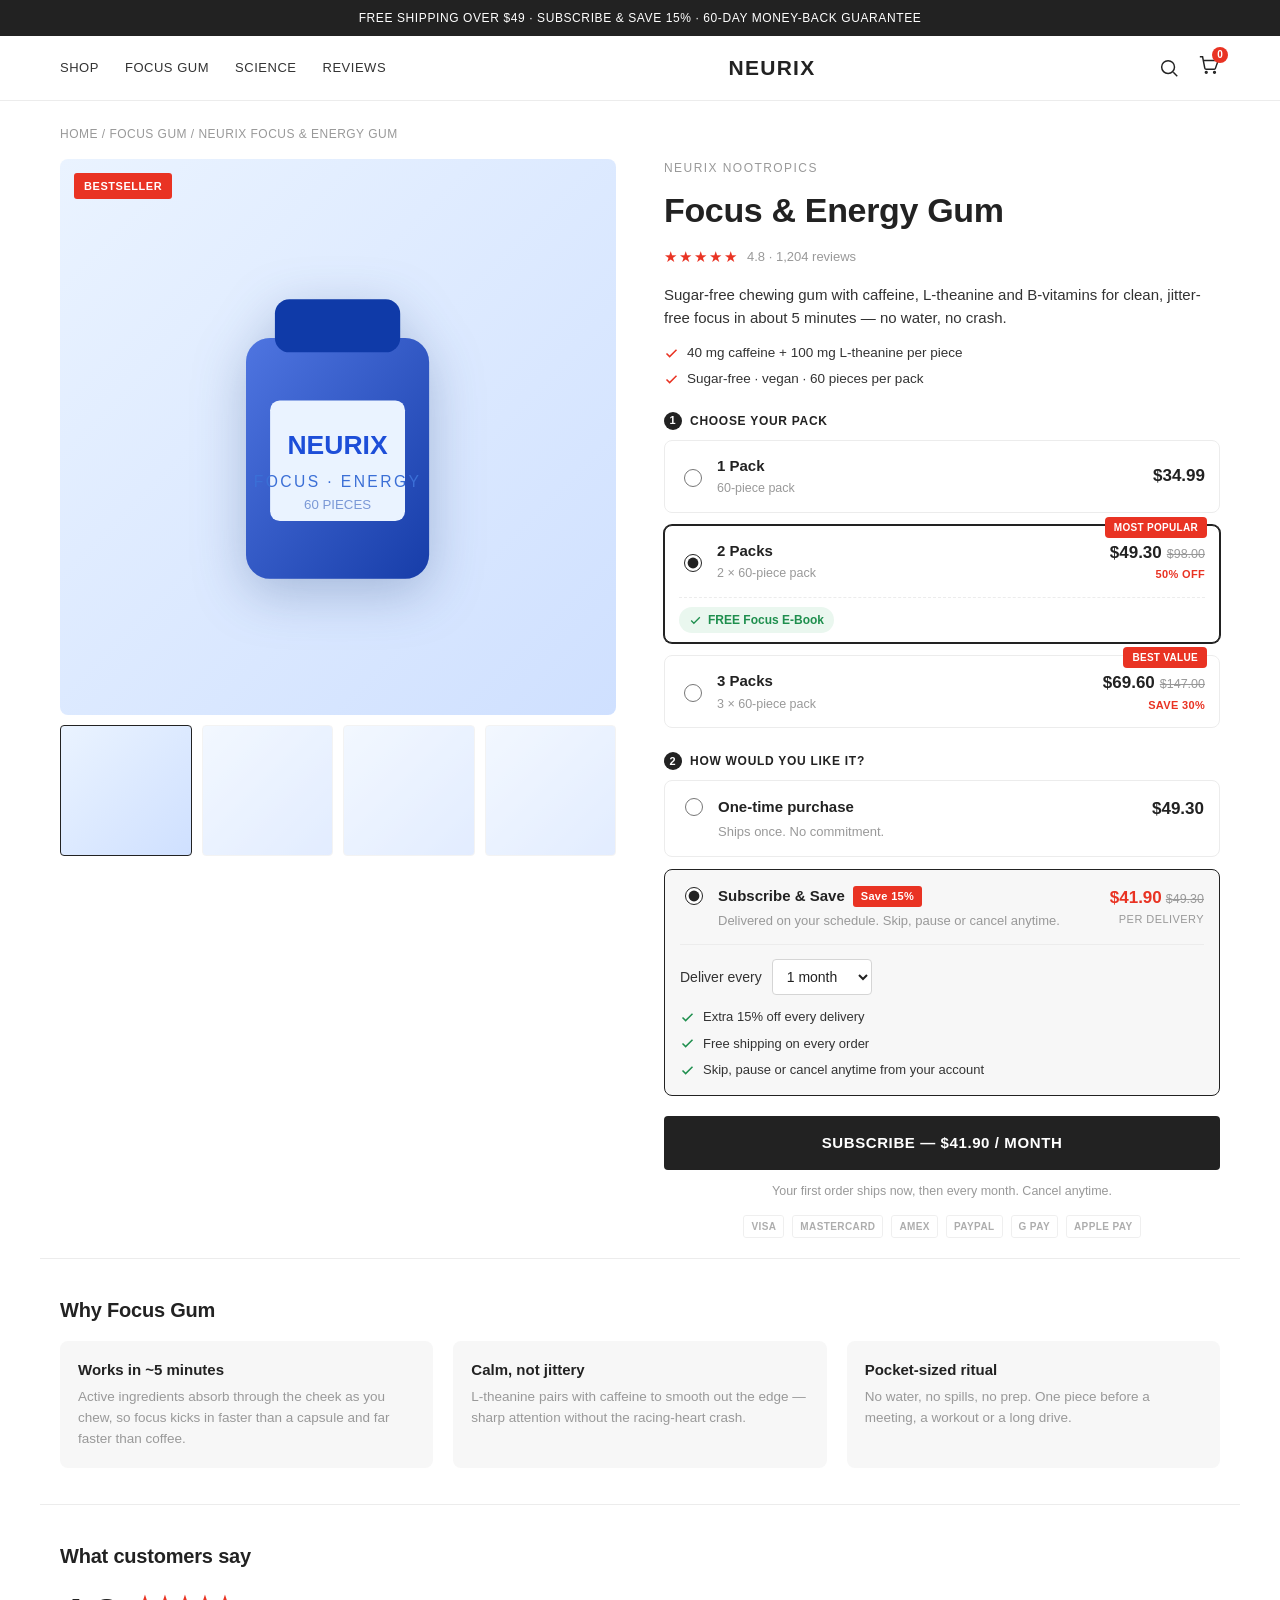
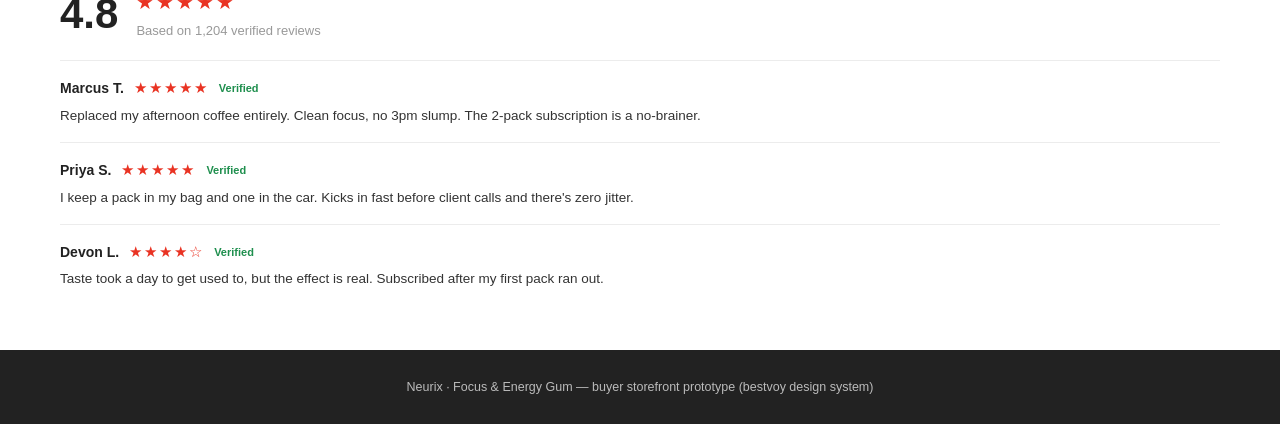
<file: storefront/product.html>
<!DOCTYPE html>
<html lang="en">
<head>
<meta charset="UTF-8" />
<meta name="viewport" content="width=device-width, initial-scale=1.0" />
<title>Neurix Focus &amp; Energy Gum — Neurix</title>
<!-- Storefront (buyer) PDP prototype · bestvoy storefront design system
     (docs/BestVoy_设计风格_用户端): black #222 base + red accent + TT Norms Pro, mobile-first,
     1200px centred wrap, direct corners. Models the standard DTC product page layout and grafts
     OUR preview widgets: Volume bundle tier selector (from bundles BND-01) + Subscribe & Save
     (from subscribe-product.html / plan PL-1007). All copy/imagery is our own placeholder content. -->
<style>
  :root{
    --brand:#222222; --brand-ink:#ffffff;
    --accent:#E93323;
    --t-strong:#222; --t-body:#333; --t-muted:#999; --t-faint:#bbb;
    --bg:#fff; --bg-soft:#f0f0f0; --bg-softer:#f7f7f7; --line:#ececec;
    --price:#222; --price-sale:#E93323; --price-strike:#999;
    --radius:4px; --radius-lg:8px; --wrap:1200px;
    --font:"TT Norms Pro","Helvetica Neue",Arial,sans-serif;
  }
  *{box-sizing:border-box}
  body{margin:0;font-family:var(--font);color:var(--t-body);background:var(--bg);font-size:15px;line-height:1.5;-webkit-font-smoothing:antialiased}
  img{max-width:100%;display:block}
  a{color:inherit}
  /* utility + header */
  .util{background:#222;color:#fff;text-align:center;font-size:12px;letter-spacing:.05em;text-transform:uppercase;padding:9px 12px}
  .hdr{border-bottom:1px solid var(--line);position:sticky;top:0;background:#fff;z-index:5}
  .hdr-in{max-width:var(--wrap);margin:0 auto;display:flex;align-items:center;justify-content:space-between;padding:16px 20px}
  .logo{font-weight:800;letter-spacing:.06em;font-size:21px;color:var(--t-strong);text-transform:uppercase}
  .hdr-nav{display:none;gap:26px;font-size:13px;letter-spacing:.04em;text-transform:uppercase;color:var(--t-body)}
  .hdr-nav a{color:inherit;text-decoration:none}.hdr-nav a:hover{color:var(--accent)}
  .hdr-ico{display:flex;gap:18px;color:var(--t-strong);align-items:center}
  .hdr-ico svg{cursor:pointer}
  .cart-ico{position:relative}
  .cart-count{position:absolute;top:-7px;right:-8px;background:var(--accent);color:#fff;font-size:10px;font-weight:700;min-width:16px;height:16px;border-radius:8px;display:grid;place-items:center;padding:0 4px}
  /* layout */
  .wrap{max-width:var(--wrap);margin:0 auto;padding:20px}
  .crumbs{font-size:12px;color:var(--t-muted);text-transform:uppercase;letter-spacing:.04em;margin:4px 0 16px}
  .crumbs a{text-decoration:none}.crumbs a:hover{color:var(--accent)}
  .pdp{display:grid;grid-template-columns:1fr;gap:28px}
  /* gallery */
  .gal-main{background:linear-gradient(135deg,#eaf3ff,#cfe0ff);border-radius:var(--radius-lg);aspect-ratio:1/1;display:grid;place-items:center;position:relative;overflow:hidden}
  .gal-main .badge{position:absolute;top:14px;left:14px;background:var(--accent);color:#fff;font-size:11px;font-weight:700;letter-spacing:.05em;text-transform:uppercase;padding:5px 10px;border-radius:3px}
  .gal-thumbs{display:flex;gap:10px;margin-top:10px}
  .gal-thumbs span{flex:1;aspect-ratio:1/1;border-radius:var(--radius);background:linear-gradient(135deg,#eaf3ff,#cfe0ff);opacity:.6;border:1px solid var(--line);cursor:pointer}
  .gal-thumbs span.on{opacity:1;border-color:#222}
  .jar{width:52%;filter:drop-shadow(0 14px 26px rgba(30,60,120,.28))}
  /* info */
  .brandline{font-size:12px;letter-spacing:.12em;text-transform:uppercase;color:var(--t-muted);margin-bottom:8px}
  .title{font-size:28px;font-weight:700;color:var(--t-strong);margin:0 0 10px;letter-spacing:-.01em}
  .rating{display:flex;align-items:center;gap:8px;margin-bottom:16px;font-size:13px;color:var(--t-muted)}
  .stars{color:var(--accent);letter-spacing:2px;font-size:15px}
  .lead{color:var(--t-body);margin:0 0 14px}
  .ic-list{list-style:none;margin:0 0 22px;padding:0;display:grid;gap:6px}
  .ic-list li{display:flex;align-items:center;gap:8px;font-size:13.5px;color:var(--t-body)}
  .ic-list svg{color:var(--accent);flex:none}
  /* section heading */
  .step-h{font-size:12px;font-weight:700;letter-spacing:.06em;text-transform:uppercase;color:var(--t-strong);margin:0 0 10px;display:flex;align-items:center;gap:8px}
  .step-n{background:var(--brand);color:#fff;width:18px;height:18px;border-radius:50%;display:grid;place-items:center;font-size:11px;flex:none}
  /* bundle tier cards (mirrors bundles-module preview: corner badge, price+strike, gift rows bleeding to bottom) */
  .tiers{display:flex;flex-direction:column;gap:12px;margin-bottom:24px}
  .tier{position:relative;border:1.5px solid var(--line);border-radius:var(--radius-lg);cursor:pointer;transition:border-color .15s,box-shadow .15s;background:#fff}
  .tier:hover{border-color:#bbb}
  .tier.on{border-color:var(--brand);box-shadow:0 0 0 1px var(--brand)}
  .tier-badge{position:absolute;top:-9px;right:12px;background:var(--accent);color:#fff;font-size:10px;font-weight:700;letter-spacing:.03em;text-transform:uppercase;border-radius:4px;padding:3px 9px}
  .tier-head{display:flex;align-items:center;gap:12px;padding:14px}
  .tier-head input{width:18px;height:18px;accent-color:var(--brand);flex:none}
  .tier-mid{flex:1;min-width:0}
  .tier-name{font-weight:700;color:var(--t-strong);font-size:15px}
  .tier-sub{font-size:12.5px;color:var(--t-muted);margin-top:2px}
  .tier-price{text-align:right;white-space:nowrap}
  .tier-price b{font-size:17px;color:var(--price)}
  .tier-price s{color:var(--price-strike);font-size:12.5px;margin-left:5px}
  .tier-price small{display:block;font-size:11px;color:var(--accent);font-weight:700;text-transform:uppercase;letter-spacing:.03em;margin-top:1px}
  .tier-gifts{margin:0 14px;border-top:1px dashed var(--line);padding:9px 0;display:none;gap:8px;flex-wrap:wrap}
  .tier.on .tier-gifts{display:flex}
  .gift-chip{display:inline-flex;align-items:center;gap:6px;font-size:12px;font-weight:600;color:#1f8f4e;background:#eaf7ef;border-radius:20px;padding:4px 10px}
  /* purchase mode (One-time vs Subscribe & Save) */
  .opts{display:flex;flex-direction:column;gap:12px;margin-bottom:20px}
  .opt{border:1.5px solid var(--line);border-radius:var(--radius-lg);padding:15px;cursor:pointer;transition:border-color .15s,background .15s}
  .opt:hover{border-color:#bbb}
  .opt.on{border-color:var(--brand);background:var(--bg-softer)}
  .opt-head{display:flex;align-items:flex-start;gap:12px}
  .opt input{margin-top:2px;width:18px;height:18px;accent-color:var(--brand);flex:none}
  .opt-mid{flex:1;min-width:0}
  .opt-name{font-weight:600;color:var(--t-strong);display:flex;align-items:center;gap:8px;flex-wrap:wrap}
  .save-badge{background:var(--accent);color:#fff;font-size:11px;font-weight:700;padding:2px 8px;border-radius:3px;letter-spacing:.03em}
  .opt-desc{font-size:13px;color:var(--t-muted);margin-top:3px}
  .opt-price{text-align:right;white-space:nowrap}
  .opt-price b{font-size:17px;color:var(--price)}
  .opt-price .sale{color:var(--price-sale)}
  .opt-price s{color:var(--price-strike);font-size:12.5px;margin-left:4px}
  .opt-price small{display:block;font-size:11px;color:var(--t-muted);text-transform:uppercase;letter-spacing:.04em}
  .opt-detail{margin-top:14px;padding-top:14px;border-top:1px solid var(--line);display:none}
  .opt.on .opt-detail{display:block}
  .freq-row{display:flex;align-items:center;gap:10px;font-size:14px;color:var(--t-body);margin-bottom:12px;flex-wrap:wrap}
  .freq-row select{font-family:inherit;font-size:14px;padding:8px 10px;border:1px solid #d5d5d5;border-radius:var(--radius);background:#fff;color:var(--t-strong)}
  .perks{list-style:none;margin:0;padding:0;display:grid;gap:7px}
  .perks li{display:flex;align-items:center;gap:8px;font-size:13px;color:var(--t-body)}
  .perks svg{color:#1f8f4e;flex:none}
  /* cta */
  .cta{width:100%;background:var(--brand);color:var(--brand-ink);border:0;border-radius:var(--radius);font-family:inherit;font-size:15px;font-weight:700;letter-spacing:.04em;text-transform:uppercase;cursor:pointer;padding:0 18px;min-height:54px;transition:opacity .15s}
  .cta:hover{opacity:.88}
  .reassure{font-size:12.5px;color:var(--t-muted);text-align:center;margin-top:12px}
  .pay-icons{display:flex;gap:8px;justify-content:center;margin-top:14px;opacity:.8}
  .pay-icons span{font-size:10px;font-weight:700;letter-spacing:.04em;color:var(--t-muted);border:1px solid var(--line);border-radius:3px;padding:3px 7px}
  /* lower content */
  .section{max-width:var(--wrap);margin:0 auto;padding:36px 20px;border-top:1px solid var(--line)}
  .section h2{font-size:20px;font-weight:700;color:var(--t-strong);margin:0 0 16px;letter-spacing:-.01em}
  .feat-grid{display:grid;grid-template-columns:1fr;gap:20px}
  .feat{padding:18px;background:var(--bg-softer);border-radius:var(--radius-lg)}
  .feat h3{margin:0 0 6px;font-size:15px;color:var(--t-strong)}
  .feat p{margin:0;font-size:13.5px;color:var(--t-muted);line-height:1.55}
  .rev-summary{display:flex;align-items:center;gap:18px;flex-wrap:wrap;margin-bottom:20px}
  .rev-big{font-size:42px;font-weight:700;color:var(--t-strong);line-height:1}
  .rev{padding:16px 0;border-top:1px solid var(--line)}
  .rev-top{display:flex;align-items:center;gap:10px;margin-bottom:6px}
  .rev-name{font-weight:600;color:var(--t-strong);font-size:14px}
  .rev-verified{font-size:11px;color:#1f8f4e;font-weight:600}
  .rev p{margin:0;font-size:13.5px;color:var(--t-body)}
  footer{background:#222;color:#bbb;font-size:12.5px;text-align:center;padding:28px 20px;margin-top:8px}
  @media(min-width:860px){
    .pdp{grid-template-columns:1fr 1fr;gap:48px;align-items:start}
    .hdr-nav{display:flex}
    .title{font-size:34px}
    .feat-grid{grid-template-columns:repeat(3,1fr)}
    .gal-sticky{position:sticky;top:90px}
  }
</style>
</head>
<body>
  <div class="util">Free shipping over $49 · Subscribe &amp; save 15% · 60-day money-back guarantee</div>
  <header class="hdr"><div class="hdr-in">
    <nav class="hdr-nav"><a href="#">Shop</a><a href="#">Focus Gum</a><a href="#">Science</a><a href="#">Reviews</a></nav>
    <div class="logo">Neurix</div>
    <div class="hdr-ico">
      <svg width="22" height="22" viewBox="0 0 24 24" fill="none" stroke="currentColor" stroke-width="1.6"><circle cx="11" cy="11" r="7"/><path d="m21 21-4.3-4.3"/></svg>
      <span class="cart-ico" title="Cart">
        <svg width="22" height="22" viewBox="0 0 24 24" fill="none" stroke="currentColor" stroke-width="1.6"><circle cx="9" cy="20" r="1"/><circle cx="18" cy="20" r="1"/><path d="M2 3h3l2.4 12.4a1.5 1.5 0 0 0 1.5 1.2h8.7a1.5 1.5 0 0 0 1.5-1.2L22 7H6"/></svg>
        <span class="cart-count" id="cart-count">0</span>
      </span>
    </div>
  </div></header>

  <div class="wrap">
    <div class="crumbs"><a href="#">Home</a> / <a href="#">Focus Gum</a> / Neurix Focus &amp; Energy Gum</div>
    <div class="pdp">
      <!-- gallery -->
      <div class="gal-sticky">
        <div class="gal-main"><span class="badge">Bestseller</span>
          <svg class="jar" viewBox="0 0 120 150" xmlns="http://www.w3.org/2000/svg">
            <rect x="22" y="34" width="76" height="100" rx="10" fill="#1d4ed8"/>
            <rect x="22" y="34" width="76" height="100" rx="10" fill="url(#sh)" opacity=".22"/>
            <rect x="34" y="18" width="52" height="22" rx="6" fill="#0f3aa8"/>
            <rect x="32" y="60" width="56" height="50" rx="4" fill="#eaf3ff"/>
            <text x="60" y="82" text-anchor="middle" font-family="Helvetica" font-size="11" font-weight="800" fill="#1d4ed8">NEURIX</text>
            <text x="60" y="96" text-anchor="middle" font-family="Helvetica" font-size="6.5" letter-spacing="1" fill="#3b6fd6">FOCUS · ENERGY</text>
            <text x="60" y="105" text-anchor="middle" font-family="Helvetica" font-size="5.5" fill="#7a98d6">60 PIECES</text>
            <defs><linearGradient id="sh" x1="0" y1="0" x2="1" y2="1"><stop offset="0" stop-color="#fff"/><stop offset="1" stop-color="#000"/></linearGradient></defs>
          </svg>
        </div>
        <div class="gal-thumbs"><span class="on"></span><span></span><span></span><span></span></div>
      </div>

      <!-- info -->
      <div>
        <div class="brandline">Neurix Nootropics</div>
        <h1 class="title">Focus &amp; Energy Gum</h1>
        <div class="rating"><span class="stars">★★★★★</span> 4.8 · 1,204 reviews</div>
        <p class="lead">Sugar-free chewing gum with caffeine, L-theanine and B-vitamins for clean, jitter-free focus in about 5 minutes — no water, no crash.</p>
        <ul class="ic-list">
          <li><svg width="15" height="15" viewBox="0 0 24 24" fill="none" stroke="currentColor" stroke-width="2.4"><path d="M20 6 9 17l-5-5"/></svg> 40&nbsp;mg caffeine + 100&nbsp;mg L-theanine per piece</li>
          <li><svg width="15" height="15" viewBox="0 0 24 24" fill="none" stroke="currentColor" stroke-width="2.4"><path d="M20 6 9 17l-5-5"/></svg> Sugar-free · vegan · 60 pieces per pack</li>
        </ul>

        <!-- STEP 1 — bundle tier selector (Volume / Buy-more-save-more) -->
        <div class="step-h"><span class="step-n">1</span> Choose your pack</div>
        <div class="tiers" id="tiers">
          <label class="tier" data-tier="0">
            <div class="tier-head">
              <input type="radio" name="tier" />
              <div class="tier-mid"><div class="tier-name">1 Pack</div><div class="tier-sub">60-piece pack</div></div>
              <div class="tier-price"><b>$34.99</b></div>
            </div>
          </label>
          <label class="tier on" data-tier="1">
            <div class="tier-badge">Most Popular</div>
            <div class="tier-head">
              <input type="radio" name="tier" checked />
              <div class="tier-mid"><div class="tier-name">2 Packs</div><div class="tier-sub">2 × 60-piece pack</div></div>
              <div class="tier-price"><b>$49.30</b><s>$98.00</s><small>50% off</small></div>
            </div>
            <div class="tier-gifts">
              <span class="gift-chip"><svg width="13" height="13" viewBox="0 0 24 24" fill="none" stroke="currentColor" stroke-width="2.4"><path d="M20 6 9 17l-5-5"/></svg> FREE Focus E-Book</span>
            </div>
          </label>
          <label class="tier" data-tier="2">
            <div class="tier-badge">Best Value</div>
            <div class="tier-head">
              <input type="radio" name="tier" />
              <div class="tier-mid"><div class="tier-name">3 Packs</div><div class="tier-sub">3 × 60-piece pack</div></div>
              <div class="tier-price"><b>$69.60</b><s>$147.00</s><small>Save 30%</small></div>
            </div>
            <div class="tier-gifts">
              <span class="gift-chip"><svg width="13" height="13" viewBox="0 0 24 24" fill="none" stroke="currentColor" stroke-width="2.4"><path d="M20 6 9 17l-5-5"/></svg> FREE Focus E-Book</span>
              <span class="gift-chip"><svg width="13" height="13" viewBox="0 0 24 24" fill="none" stroke="currentColor" stroke-width="2.4"><path d="M20 6 9 17l-5-5"/></svg> FREE Shaker Bottle</span>
            </div>
          </label>
        </div>

        <!-- STEP 2 — purchase mode (One-time vs Subscribe & Save) -->
        <div class="step-h"><span class="step-n">2</span> How would you like it?</div>
        <div class="opts" id="opts">
          <label class="opt" data-mode="onetime">
            <div class="opt-head">
              <input type="radio" name="purchase" />
              <div class="opt-mid"><div class="opt-name">One-time purchase</div>
                <div class="opt-desc">Ships once. No commitment.</div></div>
              <div class="opt-price"><b id="ot-price">$49.30</b></div>
            </div>
          </label>
          <label class="opt on" data-mode="subscribe">
            <div class="opt-head">
              <input type="radio" name="purchase" checked />
              <div class="opt-mid"><div class="opt-name">Subscribe &amp; Save <span class="save-badge">Save 15%</span></div>
                <div class="opt-desc">Delivered on your schedule. Skip, pause or cancel anytime.</div></div>
              <div class="opt-price"><b class="sale" id="sub-price">$41.91</b><s id="sub-strike">$49.30</s><small>per delivery</small></div>
            </div>
            <div class="opt-detail">
              <div class="freq-row"><span>Deliver every</span>
                <select id="freq">
                  <option>2 weeks</option>
                  <option selected>1 month</option>
                  <option>2 months</option>
                  <option>3 months</option>
                </select>
              </div>
              <ul class="perks">
                <li><svg width="15" height="15" viewBox="0 0 24 24" fill="none" stroke="currentColor" stroke-width="2.4"><path d="M20 6 9 17l-5-5"/></svg> Extra 15% off every delivery</li>
                <li><svg width="15" height="15" viewBox="0 0 24 24" fill="none" stroke="currentColor" stroke-width="2.4"><path d="M20 6 9 17l-5-5"/></svg> Free shipping on every order</li>
                <li><svg width="15" height="15" viewBox="0 0 24 24" fill="none" stroke="currentColor" stroke-width="2.4"><path d="M20 6 9 17l-5-5"/></svg> Skip, pause or cancel anytime from your account</li>
              </ul>
            </div>
          </label>
        </div>

        <button class="cta" id="cta">Subscribe — $41.91 / month</button>
        <div class="reassure" id="reassure">Your first order ships now, then every month. Cancel anytime.</div>
        <div class="pay-icons"><span>VISA</span><span>MASTERCARD</span><span>AMEX</span><span>PAYPAL</span><span>G PAY</span><span>APPLE PAY</span></div>
      </div>
    </div>
  </div>

  <!-- lower content (our own placeholder copy) -->
  <div class="section">
    <h2>Why Focus Gum</h2>
    <div class="feat-grid">
      <div class="feat"><h3>Works in ~5 minutes</h3><p>Active ingredients absorb through the cheek as you chew, so focus kicks in faster than a capsule and far faster than coffee.</p></div>
      <div class="feat"><h3>Calm, not jittery</h3><p>L-theanine pairs with caffeine to smooth out the edge — sharp attention without the racing-heart crash.</p></div>
      <div class="feat"><h3>Pocket-sized ritual</h3><p>No water, no spills, no prep. One piece before a meeting, a workout or a long drive.</p></div>
    </div>
  </div>

  <div class="section">
    <h2>What customers say</h2>
    <div class="rev-summary">
      <div class="rev-big">4.8</div>
      <div><div class="stars" style="font-size:20px">★★★★★</div><div style="font-size:13px;color:var(--t-muted);margin-top:4px">Based on 1,204 verified reviews</div></div>
    </div>
    <div class="rev">
      <div class="rev-top"><span class="rev-name">Marcus T.</span><span class="stars">★★★★★</span><span class="rev-verified">Verified</span></div>
      <p>Replaced my afternoon coffee entirely. Clean focus, no 3pm slump. The 2-pack subscription is a no-brainer.</p>
    </div>
    <div class="rev">
      <div class="rev-top"><span class="rev-name">Priya S.</span><span class="stars">★★★★★</span><span class="rev-verified">Verified</span></div>
      <p>I keep a pack in my bag and one in the car. Kicks in fast before client calls and there's zero jitter.</p>
    </div>
    <div class="rev">
      <div class="rev-top"><span class="rev-name">Devon L.</span><span class="stars">★★★★☆</span><span class="rev-verified">Verified</span></div>
      <p>Taste took a day to get used to, but the effect is real. Subscribed after my first pack ran out.</p>
    </div>
  </div>

  <footer>Neurix · Focus &amp; Energy Gum — buyer storefront prototype (bestvoy design system)</footer>

<script>
  (function(){
    // Tier (volume bundle) data — mirrors bundles BND-01. price = one-time pack price; compare = strike MSRP.
    var TIERS = [
      { name:'1 Pack',  price:34.99, freqUnitDefault:'1 month' },
      { name:'2 Packs', price:49.30, freqUnitDefault:'1 month' },
      { name:'3 Packs', price:69.60, freqUnitDefault:'1 month' }
    ];
    var SUB_OFF = 0.15;   // Subscribe & Save = 15% off the selected pack (plan PL-1007)
    var state = { tier:1, mode:'subscribe' };

    var tiersEl = document.getElementById('tiers');
    var optsEl  = document.getElementById('opts');
    var freqEl  = document.getElementById('freq');
    var cta      = document.getElementById('cta');
    var reassure = document.getElementById('reassure');
    var otPrice  = document.getElementById('ot-price');
    var subPrice = document.getElementById('sub-price');
    var subStrike= document.getElementById('sub-strike');
    var cartCount= document.getElementById('cart-count');
    var added = 0;

    function money(n){ return '$' + n.toFixed(2); }
    function freqWord(){ var f = freqEl.value; return f === '1 month' ? 'month' : (f === '2 weeks' ? '2 weeks' : 'every ' + f); }

    function refresh(){
      var t = TIERS[state.tier];
      var sub = t.price * (1 - SUB_OFF);
      // mode-card prices reflect the selected pack
      otPrice.textContent = money(t.price);
      subPrice.textContent = money(sub);
      subStrike.textContent = money(t.price);
      // CTA + reassurance
      if (state.mode === 'subscribe'){
        cta.textContent = 'Subscribe — ' + money(sub) + ' / ' + freqWord();
        reassure.textContent = 'Your first order ships now, then ' + (freqEl.value === '1 month' ? 'every month' : 'every ' + freqEl.value) + '. Cancel anytime.';
      } else {
        cta.textContent = 'Add to cart — ' + money(t.price);
        reassure.textContent = 'One-time purchase. Ships within 1–2 business days.';
      }
    }

    // tier selection
    tiersEl.querySelectorAll('.tier').forEach(function(el){
      el.addEventListener('click', function(){
        tiersEl.querySelectorAll('.tier').forEach(function(x){ x.classList.remove('on'); x.querySelector('input').checked = false; });
        el.classList.add('on'); el.querySelector('input').checked = true;
        state.tier = +el.getAttribute('data-tier');
        refresh();
      });
    });
    // purchase mode
    optsEl.querySelectorAll('.opt').forEach(function(el){
      el.addEventListener('click', function(e){
        if (e.target.closest('#freq')) return;   // don't toggle when using the dropdown
        optsEl.querySelectorAll('.opt').forEach(function(x){ x.classList.remove('on'); x.querySelector('input').checked = false; });
        el.classList.add('on'); el.querySelector('input').checked = true;
        state.mode = el.getAttribute('data-mode');
        refresh();
      });
    });
    freqEl.addEventListener('change', refresh);
    freqEl.addEventListener('click', function(e){ e.stopPropagation(); });

    cta.addEventListener('click', function(){
      added += (state.tier + 1);
      cartCount.textContent = added;
      var label = cta.textContent;
      cta.textContent = 'Added ✓';
      setTimeout(function(){ refresh(); }, 1100);
    });

    refresh();
  })();
</script>
</body>
</html>
</file>
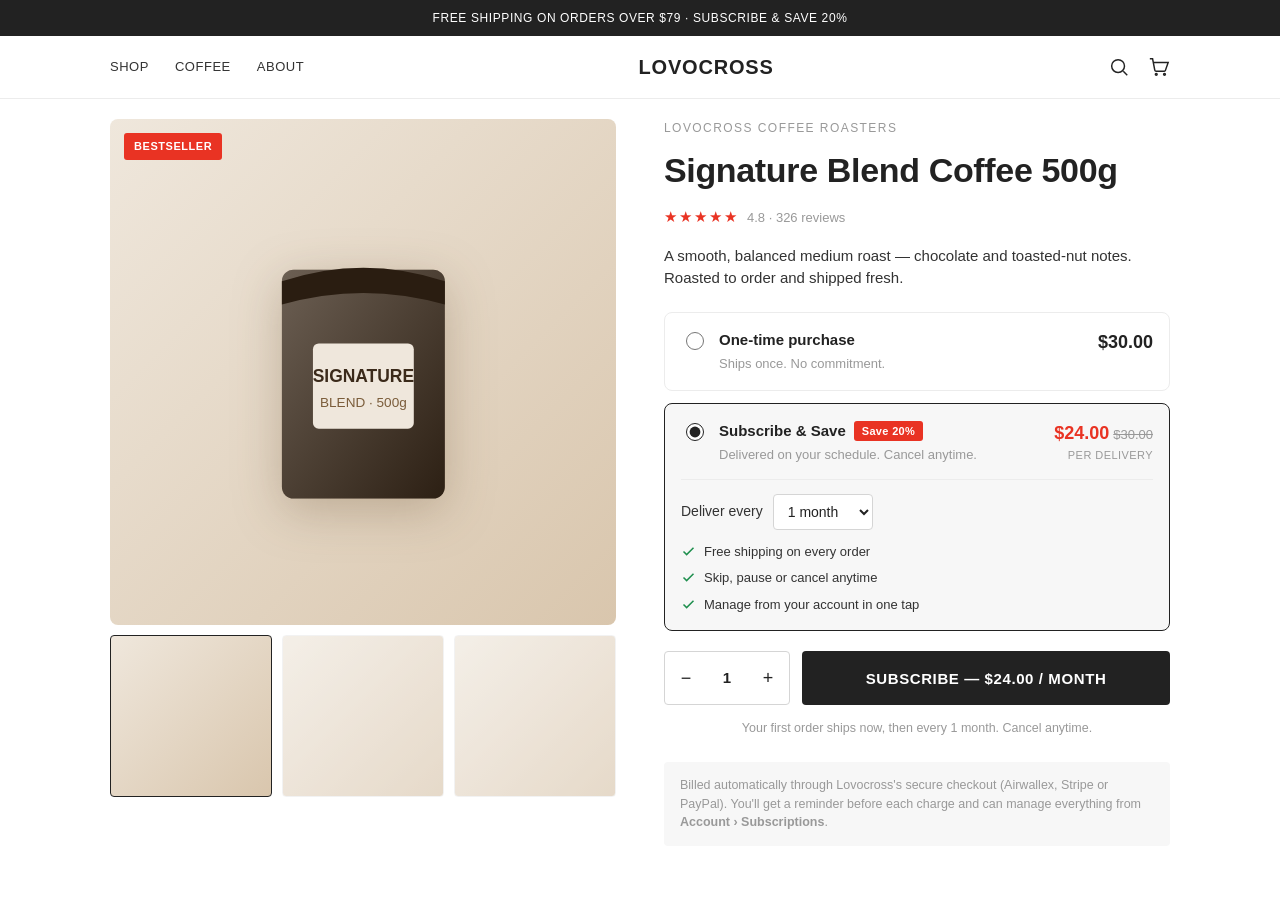
<file: storefront/subscribe-product.html>
<!DOCTYPE html>
<html lang="en">
<head>
<meta charset="UTF-8" />
<meta name="viewport" content="width=device-width, initial-scale=1.0" />
<title>Signature Blend Coffee — Lovocross</title>
<!-- Storefront (buyer) prototype · uses the neutral storefront design system
     (BestVoy 设计风格_用户端): black #222 + red accent + TT Norms Pro, mobile-first.
     This is the product page where a buyer chooses One-time vs Subscribe & Save. -->
<style>
  :root{
    --brand:#222222; --brand-ink:#ffffff;
    --accent:#E93323;
    --t-strong:#222; --t-body:#333; --t-muted:#999; --t-faint:#bbb;
    --bg:#fff; --bg-soft:#f0f0f0; --bg-softer:#f7f7f7; --line:#ececec;
    --price:#222; --price-sale:#E93323; --price-strike:#999;
    --radius:4px; --radius-lg:8px; --wrap:1100px;
    --font:"TT Norms Pro","Helvetica Neue",Arial,sans-serif;
  }
  *{box-sizing:border-box}
  body{margin:0;font-family:var(--font);color:var(--t-body);background:var(--bg);font-size:15px;line-height:1.5;-webkit-font-smoothing:antialiased}
  img{max-width:100%;display:block}
  /* utility + header */
  .util{background:#222;color:#fff;text-align:center;font-size:12px;letter-spacing:.05em;text-transform:uppercase;padding:9px 12px}
  .hdr{border-bottom:1px solid var(--line);position:sticky;top:0;background:#fff;z-index:5}
  .hdr-in{max-width:var(--wrap);margin:0 auto;display:flex;align-items:center;justify-content:space-between;padding:16px 20px}
  .logo{font-weight:800;letter-spacing:.04em;font-size:20px;color:var(--t-strong);text-transform:uppercase}
  .hdr-nav{display:none;gap:26px;font-size:13px;letter-spacing:.04em;text-transform:uppercase;color:var(--t-body)}
  .hdr-nav a{color:inherit;text-decoration:none}.hdr-nav a:hover{color:var(--accent)}
  .hdr-ico{display:flex;gap:18px;color:var(--t-strong)}
  /* layout */
  .wrap{max-width:var(--wrap);margin:0 auto;padding:20px}
  .pdp{display:grid;grid-template-columns:1fr;gap:28px}
  /* gallery */
  .gal-main{background:linear-gradient(135deg,#efe7dc,#d9c6ad);border-radius:var(--radius-lg);aspect-ratio:1/1;display:grid;place-items:center;position:relative;overflow:hidden}
  .gal-main .badge{position:absolute;top:14px;left:14px;background:var(--accent);color:#fff;font-size:11px;font-weight:700;letter-spacing:.05em;text-transform:uppercase;padding:5px 10px;border-radius:3px}
  .gal-thumbs{display:flex;gap:10px;margin-top:10px}
  .gal-thumbs span{flex:1;aspect-ratio:1/1;border-radius:var(--radius);background:linear-gradient(135deg,#efe7dc,#d9c6ad);opacity:.65;border:1px solid var(--line);cursor:pointer}
  .gal-thumbs span:first-child{opacity:1;border-color:#222}
  .bag{width:46%;filter:drop-shadow(0 12px 24px rgba(80,50,20,.25))}
  /* info */
  .brandline{font-size:12px;letter-spacing:.12em;text-transform:uppercase;color:var(--t-muted);margin-bottom:8px}
  .title{font-size:28px;font-weight:700;color:var(--t-strong);margin:0 0 10px;letter-spacing:-.01em}
  .rating{display:flex;align-items:center;gap:8px;margin-bottom:16px;font-size:13px;color:var(--t-muted)}
  .stars{color:var(--accent);letter-spacing:2px;font-size:15px}
  .lead{color:var(--t-body);margin:0 0 22px}
  /* purchase options */
  .opts{display:flex;flex-direction:column;gap:12px;margin-bottom:20px}
  .opt{border:1.5px solid var(--line);border-radius:var(--radius-lg);padding:16px;cursor:pointer;transition:border-color .15s,background .15s}
  .opt:hover{border-color:#bbb}
  .opt.active{border-color:var(--brand);background:var(--bg-softer)}
  .opt-head{display:flex;align-items:flex-start;gap:12px}
  .opt input{margin-top:3px;width:18px;height:18px;accent-color:var(--brand);flex:none}
  .opt-mid{flex:1;min-width:0}
  .opt-name{font-weight:600;color:var(--t-strong);display:flex;align-items:center;gap:8px;flex-wrap:wrap}
  .save-badge{background:var(--accent);color:#fff;font-size:11px;font-weight:700;padding:2px 8px;border-radius:3px;letter-spacing:.03em}
  .opt-sub{font-size:13px;color:var(--t-muted);margin-top:3px}
  .opt-price{text-align:right;white-space:nowrap}
  .opt-price b{font-size:18px;color:var(--price)}
  .opt-price .sale{color:var(--price-sale)}
  .opt-price s{color:var(--price-strike);font-size:13px;margin-left:4px}
  .opt-price small{display:block;font-size:11px;color:var(--t-muted);text-transform:uppercase;letter-spacing:.04em}
  .opt-detail{margin-top:14px;padding-top:14px;border-top:1px solid var(--line);display:none}
  .opt.active .opt-detail{display:block}
  .freq-row{display:flex;align-items:center;gap:10px;font-size:14px;color:var(--t-body);margin-bottom:12px;flex-wrap:wrap}
  .freq-row select{font-family:inherit;font-size:14px;padding:8px 10px;border:1px solid #d5d5d5;border-radius:var(--radius);background:#fff;color:var(--t-strong)}
  .perks{list-style:none;margin:0;padding:0;display:grid;gap:7px}
  .perks li{display:flex;align-items:center;gap:8px;font-size:13px;color:var(--t-body)}
  .perks svg{color:#1f8f4e;flex:none}
  /* qty + cta */
  .buy-row{display:flex;gap:12px;align-items:stretch;margin-bottom:14px}
  .qty{display:flex;align-items:center;border:1px solid #d5d5d5;border-radius:var(--radius);overflow:hidden}
  .qty button{width:42px;border:0;background:#fff;font-size:18px;cursor:pointer;color:var(--t-strong)}
  .qty span{width:40px;text-align:center;font-weight:600;color:var(--t-strong)}
  .cta{flex:1;background:var(--brand);color:var(--brand-ink);border:0;border-radius:var(--radius);font-family:inherit;font-size:15px;font-weight:700;letter-spacing:.04em;text-transform:uppercase;cursor:pointer;padding:0 18px;min-height:54px;transition:opacity .15s}
  .cta:hover{opacity:.88}
  .reassure{font-size:12.5px;color:var(--t-muted);text-align:center}
  .note{margin-top:24px;padding:14px 16px;background:var(--bg-softer);border-radius:var(--radius);font-size:12.5px;color:var(--t-muted);line-height:1.5}
  @media(min-width:860px){
    .pdp{grid-template-columns:1fr 1fr;gap:48px;align-items:start}
    .hdr-nav{display:flex}
    .title{font-size:34px}
  }
</style>
</head>
<body>
  <div class="util">Free shipping on orders over $79 · Subscribe &amp; save 20%</div>
  <header class="hdr"><div class="hdr-in">
    <nav class="hdr-nav"><a href="#">Shop</a><a href="#">Coffee</a><a href="#">About</a></nav>
    <div class="logo">Lovocross</div>
    <div class="hdr-ico">
      <svg width="22" height="22" viewBox="0 0 24 24" fill="none" stroke="currentColor" stroke-width="1.6"><circle cx="11" cy="11" r="7"/><path d="m21 21-4.3-4.3"/></svg>
      <svg width="22" height="22" viewBox="0 0 24 24" fill="none" stroke="currentColor" stroke-width="1.6"><circle cx="9" cy="20" r="1"/><circle cx="18" cy="20" r="1"/><path d="M2 3h3l2.4 12.4a1.5 1.5 0 0 0 1.5 1.2h8.7a1.5 1.5 0 0 0 1.5-1.2L22 7H6"/></svg>
    </div>
  </div></header>

  <div class="wrap"><div class="pdp">
    <!-- gallery -->
    <div>
      <div class="gal-main"><span class="badge">Bestseller</span>
        <svg class="bag" viewBox="0 0 120 150" xmlns="http://www.w3.org/2000/svg">
          <rect x="18" y="22" width="84" height="118" rx="6" fill="#3b2a1a"/>
          <rect x="18" y="22" width="84" height="118" rx="6" fill="url(#g)" opacity=".25"/>
          <path d="M18 28 Q60 14 102 28 L102 40 Q60 28 18 40 Z" fill="#2a1d11"/>
          <rect x="34" y="60" width="52" height="44" rx="3" fill="#efe7dc"/>
          <text x="60" y="80" text-anchor="middle" font-family="Helvetica" font-size="9" font-weight="700" fill="#3b2a1a">SIGNATURE</text>
          <text x="60" y="93" text-anchor="middle" font-family="Helvetica" font-size="7" fill="#7a5c3a">BLEND · 500g</text>
          <defs><linearGradient id="g" x1="0" y1="0" x2="1" y2="1"><stop offset="0" stop-color="#fff"/><stop offset="1" stop-color="#000"/></linearGradient></defs>
        </svg>
      </div>
      <div class="gal-thumbs"><span></span><span></span><span></span></div>
    </div>

    <!-- info -->
    <div>
      <div class="brandline">Lovocross Coffee Roasters</div>
      <h1 class="title">Signature Blend Coffee 500g</h1>
      <div class="rating"><span class="stars">★★★★★</span> 4.8 · 326 reviews</div>
      <p class="lead">A smooth, balanced medium roast — chocolate and toasted-nut notes. Roasted to order and shipped fresh.</p>

      <div class="opts" id="opts">
        <label class="opt" data-mode="onetime">
          <div class="opt-head">
            <input type="radio" name="purchase" value="onetime" />
            <div class="opt-mid"><div class="opt-name">One-time purchase</div>
              <div class="opt-sub">Ships once. No commitment.</div></div>
            <div class="opt-price"><b>$30.00</b></div>
          </div>
        </label>

        <label class="opt active" data-mode="subscribe">
          <div class="opt-head">
            <input type="radio" name="purchase" value="subscribe" checked />
            <div class="opt-mid"><div class="opt-name">Subscribe &amp; Save <span class="save-badge">Save 20%</span></div>
              <div class="opt-sub">Delivered on your schedule. Cancel anytime.</div></div>
            <div class="opt-price"><b class="sale">$24.00</b><s>$30.00</s><small>per delivery</small></div>
          </div>
          <div class="opt-detail">
            <div class="freq-row"><span>Deliver every</span>
              <select id="freq">
                <option>1 week</option><option>2 weeks</option>
                <option selected>1 month</option><option>2 months</option>
              </select>
            </div>
            <ul class="perks">
              <li><svg width="15" height="15" viewBox="0 0 24 24" fill="none" stroke="currentColor" stroke-width="2.4"><path d="M20 6 9 17l-5-5"/></svg> Free shipping on every order</li>
              <li><svg width="15" height="15" viewBox="0 0 24 24" fill="none" stroke="currentColor" stroke-width="2.4"><path d="M20 6 9 17l-5-5"/></svg> Skip, pause or cancel anytime</li>
              <li><svg width="15" height="15" viewBox="0 0 24 24" fill="none" stroke="currentColor" stroke-width="2.4"><path d="M20 6 9 17l-5-5"/></svg> Manage from your account in one tap</li>
            </ul>
          </div>
        </label>
      </div>

      <div class="buy-row">
        <div class="qty"><button id="dec">−</button><span id="qty">1</span><button id="inc">+</button></div>
        <button class="cta" id="cta">Subscribe — $24.00 / month</button>
      </div>
      <div class="reassure" id="reassure">Your first order ships now, then every month. Cancel anytime.</div>

      <div class="note">Billed automatically through Lovocross's secure checkout (Airwallex, Stripe or PayPal). You'll get a reminder before each charge and can manage everything from <b>Account › Subscriptions</b>.</div>
    </div>
  </div></div>

<script>
  (function(){
    var ONE = 30, SUB = 24;
    var opts = document.getElementById('opts');
    var cta = document.getElementById('cta');
    var reassure = document.getElementById('reassure');
    var freq = document.getElementById('freq');
    var qtyEl = document.getElementById('qty');
    var qty = 1;
    function freqWord(){ var f = freq.value; return f === '1 month' ? 'month' : f === '1 week' ? 'week' : 'every ' + f; }
    function refresh(){
      var mode = opts.querySelector('.opt.active').getAttribute('data-mode');
      if(mode === 'subscribe'){
        cta.textContent = 'Subscribe — $' + (SUB*qty).toFixed(2) + ' / ' + freqWord();
        reassure.textContent = 'Your first order ships now, then every ' + freq.value + '. Cancel anytime.';
      } else {
        cta.textContent = 'Add to cart — $' + (ONE*qty).toFixed(2);
        reassure.textContent = 'One-time purchase. Ships within 1–2 business days.';
      }
    }
    opts.querySelectorAll('.opt').forEach(function(o){
      o.addEventListener('click', function(){
        opts.querySelectorAll('.opt').forEach(function(x){ x.classList.remove('active'); });
        o.classList.add('active');
        o.querySelector('input').checked = true;
        refresh();
      });
    });
    freq.addEventListener('change', refresh);
    freq.addEventListener('click', function(e){ e.stopPropagation(); });
    document.getElementById('inc').addEventListener('click', function(e){ e.preventDefault(); qty++; qtyEl.textContent = qty; refresh(); });
    document.getElementById('dec').addEventListener('click', function(e){ e.preventDefault(); if(qty>1){ qty--; qtyEl.textContent = qty; refresh(); } });
    cta.addEventListener('click', function(){ cta.textContent = 'Added ✓'; setTimeout(refresh, 1200); });
    refresh();
  })();
</script>
</body>
</html>
</file>
<file: account/styles.css>
/* BestShopio · Account / SSO portal — shared styles for the outer multi-store shell.
   This is the layer ABOVE the per-store admin (../index.html): sign in once, see every
   store you can access as a card, click one to enter its admin. Standalone real HTML
   pages (signin.html, stores.html) link this file. Mirrors reference/sso visual language:
   light #edf2ff chrome, #3b66ff primary, conference-room hero. English-only copy. */

:root {
  --font: 'Inter', -apple-system, BlinkMacSystemFont, 'Segoe UI', Roboto, Helvetica, Arial, sans-serif;
  --blue: #3b66ff;
  --blue-hover: #2f57e6;
  --ink: #2a2f3b;
  --muted: #5c6475;
  --line: #e2e6ef;
  --page: #edf2ff;
  --err: #ff4d4f;
}

* { box-sizing: border-box; }
html, body { height: 100%; }
body {
  margin: 0;
  font-family: var(--font);
  color: var(--ink);
  background: #fff;
  -webkit-font-smoothing: antialiased;
  text-rendering: optimizeLegibility;
}
a { color: inherit; }

/* ============================ buttons ============================ */
.btn {
  display: inline-flex;
  align-items: center;
  justify-content: center;
  gap: 8px;
  height: 34px;
  padding: 0 14px;
  border: 1px solid var(--line);
  border-radius: 4px;
  background: #fff;
  color: #2f2f2f;
  font-family: var(--font);
  font-size: 13px;
  font-weight: 500;
  line-height: 1;
  text-decoration: none;
  cursor: pointer;
  transition: background-color .15s ease, border-color .15s ease, color .15s ease;
}
.btn:hover { border-color: #c7d1e4; background: #fafcff; }
.btn-primary { border-color: var(--blue); background: var(--blue); color: #fff; }
.btn-primary:hover { border-color: var(--blue-hover); background: var(--blue-hover); color: #fff; }
.btn-danger { border-color: #e0432f; background: #e0432f; color: #fff; }
.btn-danger:hover { border-color: #c93b29; background: #c93b29; color: #fff; }
.btn[disabled] { opacity: .55; cursor: not-allowed; }

/* ============================ header chrome ============================ */
.acct-header {
  height: 60px;
  display: flex;
  align-items: center;
  justify-content: space-between;
  padding: 0 24px 0 16px;
  background: var(--page);
  color: #1f2430;
}
.acct-brand { display: flex; align-items: center; height: 40px; text-decoration: none; }
.acct-brand img { display: block; height: 30px; width: auto; }
.acct-brand .wordmark { font-size: 19px; font-weight: 600; letter-spacing: -.01em; color: #2a2f3b; }

.acct-user { position: relative; }
.acct-avatar {
  display: inline-flex;
  align-items: center;
  justify-content: center;
  width: 34px;
  height: 34px;
  border: 0;
  border-radius: 999px;
  background: transparent;
  color: #6f7c9e;
  cursor: pointer;
}
.acct-avatar:hover { background: #e2e9fb; }
.acct-avatar svg { width: 24px; height: 24px; }

.user-pop {
  position: absolute;
  top: 44px;
  right: 0;
  min-width: 236px;
  padding: 0;
  border: 1px solid #e6eaf2;
  border-radius: 8px;
  background: #fff;
  box-shadow: 0 10px 28px rgba(32,42,70,.12), 0 2px 8px rgba(32,42,70,.08);
  overflow: hidden;
  z-index: 50;
}
.user-pop[hidden] { display: none; }
.user-pop-head {
  display: flex; align-items: center; gap: 8px;
  min-height: 40px; padding: 6px 14px; color: #2f3542; font-size: 14px;
}
.user-pop-head svg { width: 16px; height: 16px; color: #7b88ad; flex: 0 0 auto; }
.user-pop-divider { height: 1px; background: #e6eaf2; }
.user-pop-actions { display: flex; flex-direction: column; padding: 4px 0; }
.user-pop-item {
  display: flex; align-items: center; gap: 10px;
  width: 100%; min-height: 34px; padding: 0 14px;
  border: 0; background: #fff; color: #2f3542;
  font-family: var(--font); font-size: 14px; text-align: left; text-decoration: none; cursor: pointer;
}
.user-pop-item:hover { background: #f7f9fc; }
.user-pop-item svg { width: 16px; height: 16px; color: #7b88ad; flex: 0 0 auto; }

/* ============================ sign in ============================ */
.signin-page {
  display: grid;
  grid-template-columns: minmax(0, 73fr) minmax(420px, 27fr);
  min-height: 100vh;
  background: #fff;
}
.hero {
  position: relative;
  overflow: hidden;
  background: #d8dde6 center / cover no-repeat;
  background-image: url('assets/auth-hero-bg.jpg');
}
.hero-overlay {
  position: absolute; inset: 0;
  background:
    linear-gradient(90deg, rgba(16,20,30,.42) 0%, rgba(16,20,30,.16) 50%, rgba(16,20,30,.08) 100%),
    linear-gradient(180deg, rgba(0,0,0,.08), rgba(0,0,0,.28));
}
.hero-content {
  position: absolute; z-index: 1;
  top: 50%; left: 50%; transform: translate(-50%, -50%);
  display: flex; flex-direction: column; align-items: flex-start; gap: 24px;
  color: #fff;
}
.hero-kicker { margin: 0; font-size: 30px; line-height: 1.16; font-weight: 700; }
.hero-title { margin: 0; font-size: 56px; line-height: 1.04; font-weight: 300; }

.form-panel { display: flex; align-items: center; justify-content: center; padding: 32px 28px; background: #fff; }
.form-card { width: 100%; max-width: min(92%, 456px); }
.form-title { margin: 0 0 30px; color: #2f2f2f; font-size: 30px; line-height: 1.22; font-weight: 700; letter-spacing: -.02em; }

/* form fields */
.fld { position: relative; margin-bottom: 20px; }
.fld-label { display: block; margin-bottom: 8px; color: #2f3542; font-size: 14px; font-weight: 600; }
.fld-wrap { position: relative; display: flex; align-items: center; }
.fld-input {
  width: 100%; height: 46px; padding: 0 16px;
  border: 1px solid #d7deec; border-radius: 4px; background: #fff;
  color: #2a2f3b; font-family: var(--font); font-size: 15px;
  outline: none; transition: border-color .15s ease, box-shadow .15s ease;
}
.fld-input::placeholder { color: #999fae; }
.fld-input:focus { border-color: var(--blue); box-shadow: 0 0 0 2px rgba(59,102,255,.1); }
.fld-input.has-error { border-color: var(--err); }
.fld-input.has-suffix { padding-right: 44px; }
.fld-suffix {
  position: absolute; right: 12px; display: inline-flex; align-items: center; justify-content: center;
  color: #9aa1ad; background: none; border: 0; cursor: pointer; padding: 4px;
}
.fld-suffix.txt { right: 14px; color: var(--blue); font-size: 14px; font-weight: 600; }
.fld-suffix.txt[disabled] { color: #9aa1ad; cursor: not-allowed; }
.fld-error { margin-top: 6px; color: var(--err); font-size: 13px; line-height: 1.4; min-height: 0; }
.fld-error:empty { display: none; }
.fld-hint { margin-top: 6px; color: var(--muted); font-size: 12.5px; }

.signin-submit { width: 100%; height: 40px; font-size: 15px; font-weight: 600; margin-top: 4px; }
.meta-links { display: flex; align-items: center; justify-content: space-between; margin: 16px 0 18px; }
.meta-links a { color: var(--blue); font-size: 14px; text-decoration: none; cursor: pointer; }
.meta-links a:hover { text-decoration: underline; }

.divider { display: flex; align-items: center; gap: 14px; margin-bottom: 16px; }
.divider span { flex: 1; height: 1px; background: #d7deec; }
.divider em { color: #9aa1ad; font-size: 15px; font-style: normal; }

.oauth-list { display: flex; flex-direction: column; gap: 12px; }
.oauth-btn {
  display: inline-flex; align-items: center; justify-content: center; gap: 12px;
  height: 46px; border: 1px solid #d7deec; border-radius: 4px; background: #fff;
  color: #2f2f2f; font-family: var(--font); font-size: 15px; font-weight: 600; cursor: pointer;
  transition: border-color .15s ease, background-color .15s ease;
}
.oauth-btn:hover { border-color: #c7d1e4; background: #fafcff; }
.oauth-btn img { display: block; width: 20px; height: 20px; flex: 0 0 auto; }

/* ============================ stores panel ============================ */
.stores-page { min-height: calc(100vh - 60px); background: var(--page); overflow: auto; }
.stores-shell {
  display: grid;
  grid-template-columns: 200px minmax(0, 1fr);
  min-height: calc(100vh - 60px);
  border: 1px solid #e8ecf4;
  border-bottom: 0;
  border-radius: 24px 24px 0 0;
  background: #fff;
  overflow: hidden;
}
.stores-sidebar { padding: 10px; border-right: 1px solid #eceff5; background: #fff; }
.sidebar-item {
  display: flex; align-items: center; gap: 10px;
  width: 100%; height: 32px; padding: 0 16px;
  border: 0; border-radius: 12px; background: transparent;
  color: #5f636c; font-family: var(--font); font-size: 14px; text-align: left; cursor: pointer;
}
.sidebar-item svg { width: 16px; height: 16px; }
.sidebar-item.active { background: #eef2ff; color: #3f6ff5; }
.sidebar-item:not(.active):hover { background: #f5f5f5; }

.stores-main { margin: 16px 30px; }
.stores-toolbar { display: flex; align-items: center; justify-content: space-between; gap: 16px; margin-bottom: 18px; }
.welcome-title { margin: 0; color: #2b2f39; font-size: 18px; font-weight: 700; }

.store-grid { display: grid; grid-template-columns: repeat(3, minmax(0, 1fr)); gap: 28px; }

.store-card {
  position: relative; display: block;
  padding: 26px 22px 16px;
  border: 1px solid var(--line); border-radius: 14px; background: #fff;
  text-decoration: none; color: inherit; cursor: pointer;
  transition: border-color .2s ease, box-shadow .2s ease, transform .2s ease;
}
.store-card:hover { border-color: #cfd8ee; box-shadow: 0 8px 24px rgba(41,56,99,.08); transform: translateY(-1px); }
.store-card.disabled { cursor: not-allowed; }
.store-card.disabled:hover { border-color: var(--line); box-shadow: none; transform: none; }
.store-card-head { display: flex; align-items: center; gap: 18px; min-height: 92px; }
.store-icon { position: relative; width: 72px; height: 72px; flex: 0 0 auto; overflow: hidden; border-radius: 8px; background: #edf2ff; }
.store-icon .awning { position: absolute; left: 50%; top: 16px; transform: translateX(-50%); width: 42px; height: 12px; border-radius: 4px 4px 0 0;
  background: repeating-linear-gradient(to right, #b8c9ff 0, #b8c9ff 7px, #edf2ff 7px, #edf2ff 10px); }
.store-icon .body { position: absolute; left: 50%; top: 28px; transform: translateX(-50%); width: 42px; height: 30px; border-radius: 0 0 6px 6px; background: #fff; }
.store-icon .body::before { position: absolute; content: ''; left: 7px; top: 10px; width: 9px; height: 9px; background: #edf2ff; }
.store-icon .body::after { position: absolute; content: ''; right: 7px; bottom: 0; width: 11px; height: 18px; background: #edf2ff; }
.store-copy { min-width: 0; }
.store-name { margin: 0; color: #2a2f3b; font-size: 17px; line-height: 1.2; font-weight: 700; }
.store-domain { margin-top: 8px; color: #2d2f35; font-size: 14px; line-height: 1.4; font-weight: 500; word-break: break-word; }
.store-divider { height: 1px; margin: 16px 0; background: #e8ebf3; }
.store-metrics { display: grid; grid-template-columns: repeat(2, minmax(0, 1fr)); gap: 18px; }
.metric-col { display: flex; flex-direction: column; gap: 8px; }
.metric-num { color: #373b47; font-size: 20px; line-height: 1.1; font-weight: 500; }
.metric-label { color: #404552; font-size: 12px; line-height: 1.45; }

/* status tag (store + staff) */
.tag {
  display: inline-flex; align-items: center; gap: 6px;
  margin-top: 8px; padding: 1px 8px; border-radius: 4px;
  font-size: 13px; line-height: 1.5; font-weight: 500;
}
.tag::before { content: ''; width: 6px; height: 6px; border-radius: 999px; background: currentColor; }
.tag-green { color: #1f9d57; background: #e9f8ef; }
.tag-gold  { color: #b9892b; background: #fbf3e0; }
.tag-blue  { color: #2f6bff; background: #eaf0ff; }
.tag-gray  { color: #6b7280; background: #f0f1f4; }
.tag-red   { color: #d4380d; background: #fde9e3; }

.empty-panel { display: flex; flex-direction: column; align-items: center; justify-content: center; min-height: calc(100% - 24px); gap: 20px; text-align: center; }
.empty-icon { position: relative; width: 72px; height: 72px; border-radius: 6px; background: #edf2ff; }
.empty-icon .awning { position: absolute; left: 50%; top: 16px; transform: translateX(-50%); width: 42px; height: 12px; border-radius: 4px 4px 0 0;
  background: repeating-linear-gradient(to right, #b8c9ff 0, #b8c9ff 7px, #edf2ff 7px, #edf2ff 10px); }
.empty-icon .body { position: absolute; left: 50%; top: 28px; transform: translateX(-50%); width: 42px; height: 30px; border-radius: 0 0 6px 6px; background: #fff; }
.empty-title { color: #2a2f3b; font-size: 18px; font-weight: 700; }

/* ============================ modal ============================ */
.modal-backdrop {
  position: fixed; inset: 0; z-index: 100;
  display: flex; align-items: flex-start; justify-content: center;
  padding-top: 12vh; background: rgba(33,40,56,.45);
}
.modal-backdrop[hidden] { display: none; }
.modal {
  width: 560px; max-width: calc(100vw - 32px);
  background: #fff; border-radius: 12px; box-shadow: 0 24px 60px rgba(20,28,52,.24);
  overflow: hidden;
}
.modal-head {
  display: flex; align-items: center; justify-content: space-between;
  padding: 18px 22px 4px; font-size: 17px; font-weight: 700; color: #1f2430;
}
.modal-x { display: inline-flex; padding: 4px; border: 0; background: none; color: #9aa1ad; cursor: pointer; }
.modal-x svg { width: 18px; height: 18px; }
.modal-body { padding: 12px 22px 4px; max-height: 64vh; overflow: auto; }
.modal-foot { display: flex; align-items: center; justify-content: flex-end; gap: 10px; padding: 16px 22px 20px; }
.modal-success { text-align: center; padding: 22px 22px 6px; }
.modal-success-ico {
  width: 52px; height: 52px; margin: 6px auto 16px; border-radius: 999px;
  background: #34b365; display: flex; align-items: center; justify-content: center; color: #fff;
}
.modal-success-ico svg { width: 28px; height: 28px; }
.modal-success p { margin: 4px 0; color: #3a4150; font-size: 14px; line-height: 1.6; }
.modal-success .lead { font-size: 16px; font-weight: 600; color: #1f2430; }

/* ============================ toast ============================ */
.toast-host { position: fixed; left: 50%; bottom: 26px; transform: translateX(-50%); z-index: 200; display: flex; flex-direction: column; gap: 10px; align-items: center; }
.toast {
  display: inline-flex; align-items: center; gap: 9px;
  padding: 10px 16px; border-radius: 8px;
  background: #eafaf1; color: #1f8f4e; font-size: 13.5px; font-weight: 500;
  box-shadow: 0 8px 24px rgba(20,40,28,.14); border: 1px solid #cdeedb;
}
.toast.err { background: #fdecea; color: #c0392b; border-color: #f4ccc6; }
.toast svg { width: 16px; height: 16px; }

/* ============================ responsive ============================ */
@media (max-width: 1080px) { .store-grid { grid-template-columns: repeat(2, minmax(0, 1fr)); } }
@media (max-width: 900px) {
  .signin-page { grid-template-columns: 1fr; }
  .hero { display: none; }
  .form-panel { min-height: 100vh; background: linear-gradient(rgba(0,0,0,.18), rgba(0,0,0,.18)), url('assets/auth-hero-bg.jpg') center / cover; }
  .form-card { max-width: 360px; padding: 28px 24px; background: #fff; border: 1px solid #e4e9f3; border-radius: 20px; box-shadow: 0 18px 40px rgba(25,38,74,.08); }
}
@media (max-width: 860px) {
  .stores-shell { grid-template-columns: 1fr; border-radius: 0; }
  .stores-sidebar { border-right: 0; border-bottom: 1px solid #eceff5; }
  .stores-main { margin: 16px 18px; }
  .stores-toolbar { flex-direction: column; align-items: stretch; }
  .store-grid { grid-template-columns: 1fr; }
}
</file>
